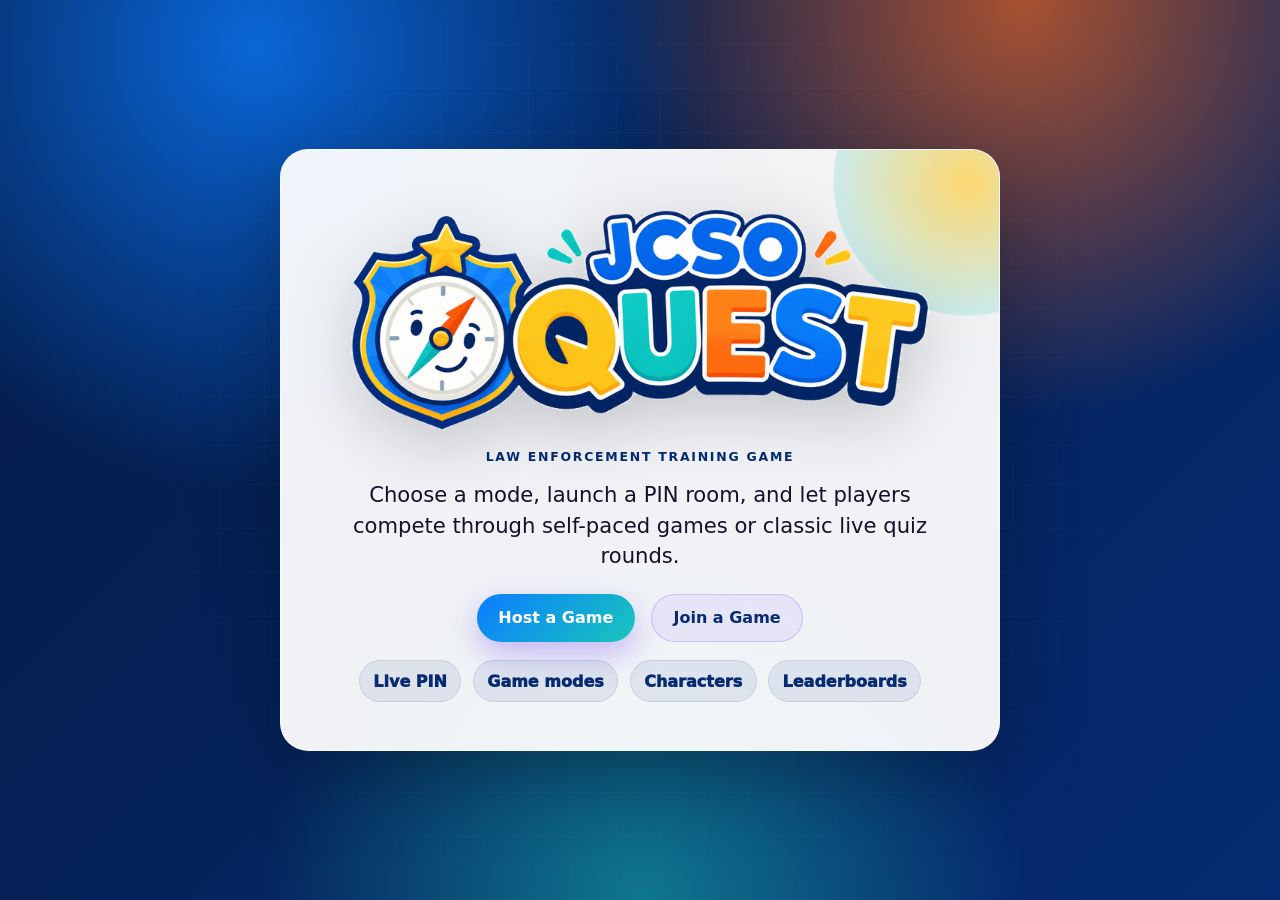
<file: index.html>
<!doctype html>
<html lang="en">
<head>
  <meta charset="utf-8" />
  <meta name="viewport" content="width=device-width, initial-scale=1" />
  <title>JCSO Quest</title>
  <meta name="description" content="JCSO Quest is a live training game with PIN-based play, character avatars, and competitive game modes." />
  <link rel="icon" href="favicon.ico?v=20260630-cadet-race-qol-v1" sizes="any" />
  <link rel="apple-touch-icon" href="apple-touch-icon.png?v=20260630-cadet-race-qol-v1" />
  <meta name="theme-color" content="#062B72" />
  <link rel="stylesheet" href="styles.css?v=20260630-cadet-race-qol-v1" />
</head>
<body>
  <div class="bg-grid" aria-hidden="true"></div>
  <main class="center-shell landing-shell">
    <section class="hero-card landing-card quest-landing polished-landing">
      <div class="logo-hero">
        <img class="hero-logo-img" src="jcso-quest-badge_full-header-md.png?v=20260630-cadet-race-qol-v1" alt="JCSO Quest" />
        <p class="eyebrow">Law Enforcement Training Game</p>
        <h1 class="sr-only">JCSO Quest</h1>
      </div>
      <p class="lead">Choose a mode, launch a PIN room, and let players compete through self-paced games or classic live quiz rounds.</p>
      <div class="landing-actions">
        <a class="primary-btn" href="modes.html">Host a Game</a>
        <a class="ghost-btn" href="play.html">Join a Game</a>
      </div>
      <div class="feature-strip professional-strip" aria-label="Game features">
        <span>Live PIN</span>
        <span>Game modes</span>
        <span>Characters</span>
        <span>Leaderboards</span>
      </div>
    </section>
  </main>
</body>
</html>
</file>
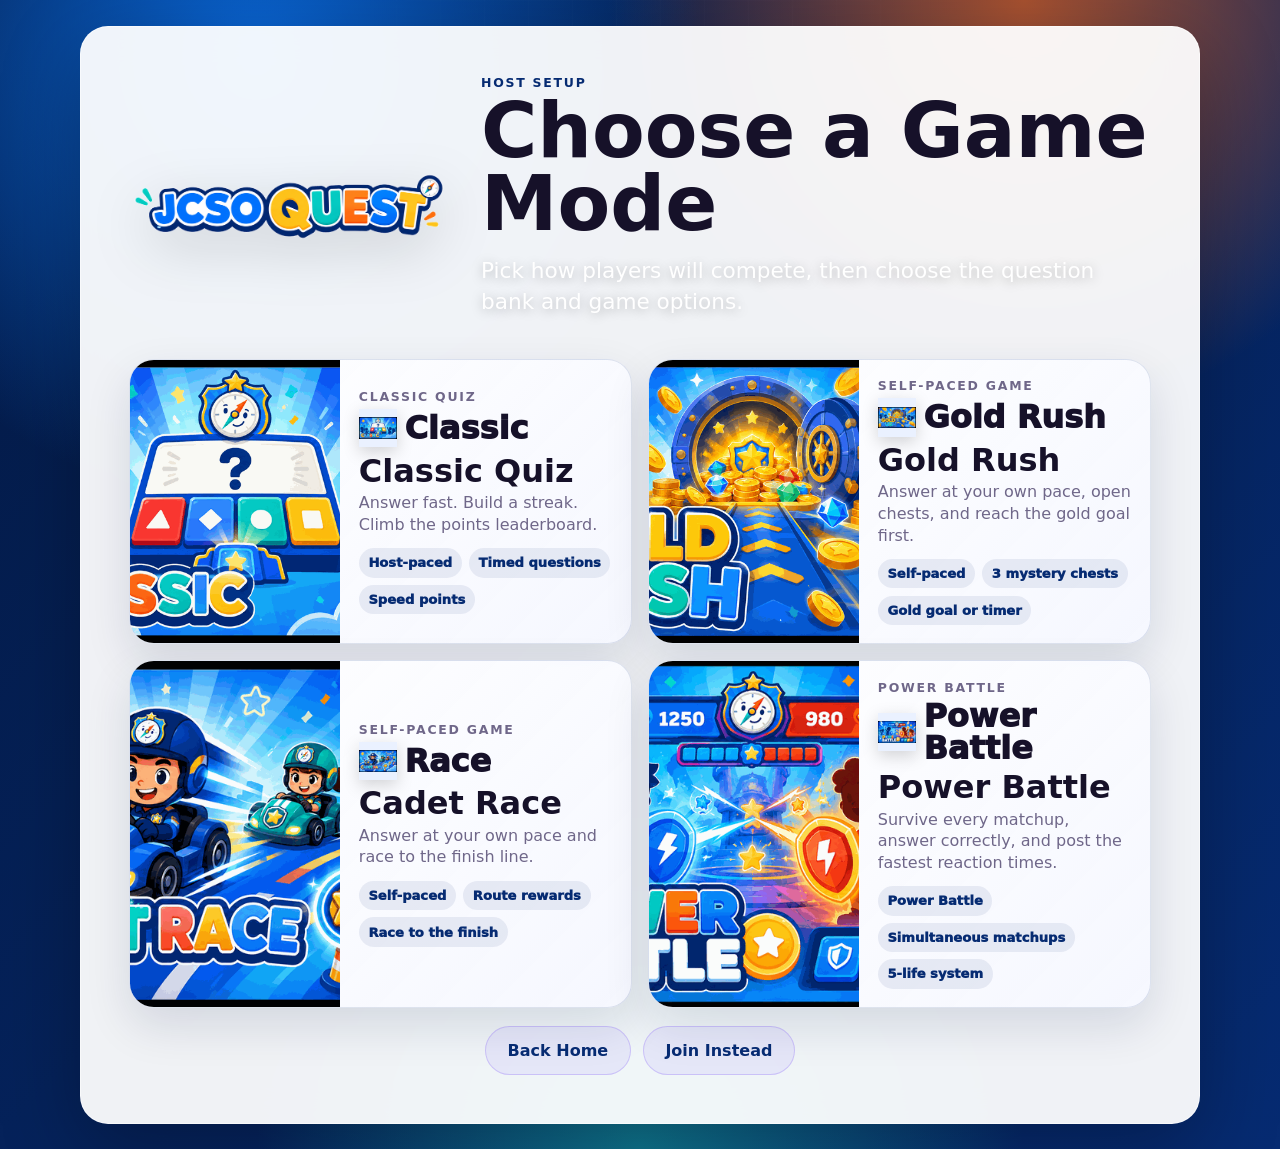
<file: modes.html>
<!doctype html>
<html lang="en">
<head>
  <meta charset="utf-8" />
  <meta name="viewport" content="width=device-width, initial-scale=1" />
  <title>Choose Game Mode | JCSO Quest</title>
  <meta name="description" content="Choose a JCSO Quest game mode before setting up a host game." />
  <link rel="icon" href="favicon.ico?v=20260630-cadet-race-qol-v1" sizes="any" />
  <link rel="apple-touch-icon" href="apple-touch-icon.png?v=20260630-cadet-race-qol-v1" />
  <meta name="theme-color" content="#062B72" />
  <link rel="stylesheet" href="styles.css?v=20260630-cadet-race-qol-v1" />
</head>
<body>
  <div class="bg-grid" aria-hidden="true"></div>
  <main class="center-shell mode-select-shell">
    <section class="hero-card mode-select-hero">
      <div class="mode-select-header">
        <img class="mode-select-logo" src="jcso-quest-wordmark-header-md.png?v=20260630-cadet-race-qol-v1" alt="JCSO Quest" />
        <div>
          <p class="eyebrow">Host setup</p>
          <h1>Choose a Game Mode</h1>
          <p class="lead compact-lead">Pick how players will compete, then choose the question bank and game options.</p>
        </div>
      </div>
      <div id="mode-card-grid" class="mode-card-grid"></div>
      <div class="mode-page-footer">
        <a class="ghost-btn" href="index.html">Back Home</a>
        <a class="ghost-btn" href="play.html">Join Instead</a>
      </div>
    </section>
  </main>
  <script src="common.js?v=20260630-cadet-race-qol-v1"></script>
  <script>
    (() => {
      const LQ = window.LiveQuiz;
      const grid = document.getElementById('mode-card-grid');
      if (!grid || !LQ) return;
      const details = {
        classic: ['Host-paced', 'Timed questions', 'Speed points'],
        'coin-rush': ['Self-paced', '3 mystery chests', 'Gold goal or timer'],
        'cadet-race': ['Self-paced', 'Route rewards', 'Race to the finish'],
        'power-battle': ['Power Battle', 'Simultaneous matchups', '5-life system']
      };
      grid.innerHTML = LQ.gameModes.map(mode => {
        const bullets = (details[mode.id] || []).map(item => `<span>${LQ.escapeHtml(item)}</span>`).join('');
        const gameLabel = mode.id === 'classic' ? 'Classic quiz' : mode.id === 'power-battle' ? 'Power Battle' : 'Self-paced game';
        return `
          <a class="mode-select-card mode-${LQ.escapeAttr(mode.id)}" href="host.html?mode=${encodeURIComponent(mode.id)}" aria-label="Host ${LQ.escapeAttr(mode.name)}">
            <img src="${LQ.escapeAttr(mode.image || '')}?v=20260630-cadet-race-qol-v1" alt="" loading="lazy" decoding="async" />
            <div class="mode-select-card-body">
              <p class="eyebrow">${gameLabel}</p>
              <h2 class="mode-card-title-logo">${LQ.modeLogoMarkup(mode, 'mode-logo-chip mode-logo-inline')} <span>${LQ.escapeHtml(mode.name)}</span></h2>
              <p>${LQ.escapeHtml(mode.objective)}</p>
              <div class="mode-card-tags">${bullets}</div>
            </div>
          </a>
        `;
      }).join('');
    })();
  </script>
</body>
</html>
</file>
<file: styles.css>
:root {
  --bg: #041a45;
  --bg-2: #062B72;
  --panel: rgba(255,255,255,.94);
  --ink: #161129;
  --muted: #6f6789;
  --white: #fff;
  --primary: #0B7CFF;
  --primary-dark: #062B72;
  --danger: #dd2e44;
  --ok: #178a49;
  --shadow: 0 24px 80px rgba(0,0,0,.28);
  --radius: 28px;
}

* { box-sizing: border-box; }
html, body { min-height: 100%; }
body {
  margin: 0;
  font-family: Inter, ui-sans-serif, system-ui, -apple-system, BlinkMacSystemFont, "Segoe UI", sans-serif;
  color: var(--ink);
  background: radial-gradient(circle at 20% 5%, rgba(11,124,255,.78) 0, transparent 28rem), radial-gradient(circle at 80% 0%, rgba(255,107,26,.65) 0, transparent 26rem), radial-gradient(circle at 50% 100%, rgba(24,199,187,.5) 0, transparent 24rem), linear-gradient(135deg, var(--bg), var(--bg-2));
  overflow-x: hidden;
}

button, input, select { font: inherit; }
a { color: inherit; text-decoration: none; }
code { background: rgba(109,61,246,.12); padding: .1rem .35rem; border-radius: .45rem; }

.bg-grid {
  position: fixed;
  inset: 0;
  background-image: linear-gradient(rgba(255,255,255,.06) 1px, transparent 1px), linear-gradient(90deg, rgba(255,255,255,.06) 1px, transparent 1px);
  background-size: 44px 44px;
  mask-image: radial-gradient(circle at center, black, transparent 72%);
  pointer-events: none;
}

.app-shell, .center-shell, .player-shell {
  position: relative;
  min-height: 100vh;
  padding: clamp(1rem, 2vw, 2rem);
}
.center-shell, .player-shell {
  display: grid;
  place-items: center;
}
.screen { display: none; }
.screen.active { display: block; }
.player-shell .screen.active { width: min(100%, 760px); }

.hero-card, .panel, .player-card {
  background: var(--panel);
  border: 1px solid rgba(255,255,255,.55);
  border-radius: var(--radius);
  box-shadow: var(--shadow);
  backdrop-filter: blur(16px);
}
.hero-card {
  padding: clamp(1.25rem, 4vw, 3rem);
}
.hero-card.compact { width: min(100%, 620px); }
.landing-card { width: min(100%, 780px); text-align: left; }
.panel { padding: clamp(1rem, 2.2vw, 2rem); }

.brand-row { display: flex; align-items: center; gap: 1rem; }
.logo-hero {
  position: relative;
  z-index: 1;
  margin-bottom: .75rem;
}
.hero-logo-img {
  display: block;
  width: min(100%, 680px);
  height: auto;
  margin: 0 0 .5rem;
  filter: drop-shadow(0 18px 32px rgba(0,0,0,.18));
}
.sr-only {
  position: absolute;
  width: 1px;
  height: 1px;
  padding: 0;
  margin: -1px;
  overflow: hidden;
  clip: rect(0, 0, 0, 0);
  white-space: nowrap;
  border: 0;
}
.brand-mark {
  display: grid;
  place-items: center;
  width: 4rem;
  height: 4rem;
  border-radius: 1.2rem;
  background: linear-gradient(135deg, #FFC928, #18C7BB);
  font-size: 2rem;
  box-shadow: 0 14px 35px rgba(0,0,0,.2);
}
.brand-mark.image-mark {
  background: #fff;
  padding: .35rem;
  overflow: hidden;
}
.brand-mark.image-mark img {
  display: block;
  width: 100%;
  height: 100%;
  object-fit: contain;
}
.topbar-brand {
  display: flex;
  align-items: center;
  gap: 1rem;
  min-width: 0;
}
.topbar-logo {
  display: block;
  width: clamp(160px, 24vw, 280px);
  height: auto;
  filter: drop-shadow(0 10px 18px rgba(0,0,0,.22));
}
.topbar-brand h1 { font-size: clamp(1.9rem, 4vw, 3.7rem); }
.eyebrow {
  margin: 0 0 .35rem;
  color: var(--primary-dark);
  text-transform: uppercase;
  letter-spacing: .14em;
  font-size: .78rem;
  font-weight: 900;
}
h1, h2, h3, p { margin-top: 0; }
h1 { font-size: clamp(2.2rem, 6vw, 5rem); line-height: .95; margin-bottom: .85rem; }
h2 { font-size: clamp(1.5rem, 3.4vw, 3rem); line-height: 1.02; }
h3 { font-size: 1.25rem; }
.lead { color: var(--white); font-size: clamp(1.1rem, 2vw, 1.35rem); line-height: 1.5; text-shadow: 0 2px 12px rgba(0,0,0,.28); }
.landing-card .lead { color: var(--ink); text-shadow: none; }
.small { font-size: .9rem; }
.muted { color: var(--muted); }
.hidden { display: none !important; }

.loader {
  width: 3rem;
  height: 3rem;
  margin: 2rem 0 1rem;
  border: .4rem solid rgba(109,61,246,.16);
  border-top-color: var(--primary);
  border-radius: 999px;
  animation: spin .8s linear infinite;
}
.small-loader { width: 2rem; height: 2rem; margin: 0 auto 1rem; }
@keyframes spin { to { transform: rotate(360deg); } }

.primary-btn, .ghost-btn, .danger-btn {
  display: inline-flex;
  align-items: center;
  justify-content: center;
  min-height: 3rem;
  padding: .85rem 1.35rem;
  border: 0;
  border-radius: 999px;
  font-weight: 900;
  cursor: pointer;
  transition: transform .15s ease, box-shadow .15s ease, opacity .15s ease;
}
.primary-btn {
  color: var(--white);
  background: linear-gradient(135deg, var(--primary), #18C7BB);
  box-shadow: 0 12px 30px rgba(109,61,246,.33);
}
.ghost-btn {
  color: var(--white);
  background: rgba(255,255,255,.16);
  border: 1px solid rgba(255,255,255,.34);
}
.panel .ghost-btn, .hero-card .ghost-btn, .player-card .ghost-btn { color: var(--primary-dark); border-color: rgba(109,61,246,.22); background: rgba(109,61,246,.08); }
.danger-btn { color: var(--white); background: var(--danger); }
.primary-btn:hover, .ghost-btn:hover, .danger-btn:hover { transform: translateY(-2px); }
button:disabled { opacity: .55; cursor: not-allowed; transform: none !important; }
.jumbo { width: 100%; min-height: 3.7rem; font-size: 1.05rem; }
.landing-actions { display: flex; flex-wrap: wrap; gap: 1rem; margin-top: 1.5rem; }
.notice, .warning-panel {
  margin-top: 1.25rem;
  padding: 1rem;
  border-radius: 1rem;
  background: #fff6c7;
  border: 1px solid #f1dc78;
}
.status { min-height: 1.2rem; color: var(--muted); }
.status.error { color: var(--danger); font-weight: 800; }
.status.ok { color: var(--ok); font-weight: 800; }
.centered { text-align: center; }

.topbar, .game-topbar, .player-topbar {
  display: flex;
  align-items: center;
  justify-content: space-between;
  gap: 1rem;
  margin-bottom: 1.25rem;
  color: var(--white);
}
.topbar h1, .game-topbar h1, .player-topbar h1 { margin: 0; }
.topbar .eyebrow, .game-topbar .eyebrow, .player-topbar .eyebrow { color: #ffe75b; }
.pill {
  display: inline-flex;
  align-items: center;
  justify-content: center;
  padding: .6rem 1rem;
  border-radius: 999px;
  background: rgba(255,255,255,.15);
  color: var(--white);
  font-weight: 900;
  border: 1px solid rgba(255,255,255,.28);
}
.panel .pill, .hero-card .pill, .player-card .pill { color: var(--primary-dark); background: rgba(109,61,246,.1); border-color: rgba(109,61,246,.16); }

.setup-grid, .lobby-grid, .reveal-grid {
  display: grid;
  grid-template-columns: 1.2fr .8fr;
  gap: clamp(1rem, 2vw, 1.5rem);
}
.setup-grid.two-col { grid-template-columns: 1fr 1fr; }
.hero-panel { min-height: 24rem; display: flex; flex-direction: column; justify-content: space-between; }
.hero-badge {
  align-self: flex-start;
  padding: .55rem .9rem;
  border-radius: 999px;
  color: var(--primary-dark);
  background: rgba(109,61,246,.12);
  font-weight: 900;
}
.stats-row { display: grid; grid-template-columns: repeat(3, 1fr); gap: .8rem; margin-top: 1rem; }
.stat-card { padding: 1rem; background: rgba(109,61,246,.09); border-radius: 1rem; }
.stat-card strong { display: block; font-size: 1.6rem; }
.stat-card span { color: var(--muted); font-size: .85rem; font-weight: 800; }
.controls-panel label, .hero-card label { display: block; margin: 1rem 0 .4rem; font-weight: 900; }
select, input {
  width: 100%;
  min-height: 3.15rem;
  padding: .75rem 1rem;
  border: 2px solid rgba(109,61,246,.18);
  border-radius: 1rem;
  background: #fff;
  color: var(--ink);
  outline: none;
}
select:focus, input:focus { border-color: var(--primary); box-shadow: 0 0 0 4px rgba(109,61,246,.12); }
.toggle-row { display: flex; justify-content: space-between; align-items: center; gap: 1rem; margin: 1rem 0; }
.toggle-row input { width: 1.35rem; height: 1.35rem; min-height: unset; }

.pin-display { font-variant-numeric: tabular-nums; letter-spacing: .08em; font-size: clamp(3rem, 11vw, 8rem); }
.lobby-actions { display: flex; gap: .75rem; flex-wrap: wrap; justify-content: flex-end; }
.lobby-grid { grid-template-columns: .8fr 1.2fr; }
.join-url { word-break: break-all; font-size: clamp(1.1rem, 2vw, 1.5rem); color: var(--primary-dark); }
.qr { width: min(100%, 220px); border-radius: 1rem; background: #fff; padding: .5rem; display: block; margin: 1rem auto; }
.panel-title-row { display: flex; align-items: center; justify-content: space-between; gap: 1rem; }
.player-grid { display: grid; grid-template-columns: repeat(auto-fill, minmax(150px, 1fr)); gap: .75rem; min-height: 9rem; margin: 1rem 0; }
.player-grid.empty { display: grid; place-items: center; color: var(--muted); border: 2px dashed rgba(109,61,246,.2); border-radius: 1rem; }
.player-chip-card { display: flex; flex-direction: column; justify-content: center; gap: .25rem; min-height: 4.7rem; padding: .85rem; border-radius: 1rem; background: rgba(109,61,246,.1); font-weight: 900; }
.player-chip-card small { color: var(--ok); text-transform: uppercase; letter-spacing: .08em; }
.player-chip-card.offline { opacity: .55; }
.player-chip-card.offline small { color: var(--danger); }

.game-topbar {
  background: rgba(255,255,255,.12);
  padding: .9rem;
  border: 1px solid rgba(255,255,255,.18);
  border-radius: 1.2rem;
}
.game-meta { display: flex; gap: .6rem; flex-wrap: wrap; font-weight: 900; }
.game-meta span, .answer-count {
  padding: .55rem .75rem;
  border-radius: 999px;
  background: rgba(255,255,255,.14);
}
.timer-wrap {
  position: relative;
  flex: 1;
  max-width: 520px;
  height: 2.6rem;
  border-radius: 999px;
  overflow: hidden;
  background: rgba(0,0,0,.18);
  border: 1px solid rgba(255,255,255,.2);
}
.timer-bar { height: 100%; width: 100%; background: linear-gradient(90deg, #ffe75b, #77ffb3); transition: width .2s linear; }
#timer-text { position: absolute; inset: 0; display: grid; place-items: center; font-weight: 1000; color: #170b38; }
.question-card {
  display: grid;
  place-items: center;
  min-height: 31vh;
  text-align: center;
  color: var(--white);
  padding: clamp(1rem, 4vw, 3rem);
}
.question-card h2 { max-width: 1100px; font-size: clamp(1.7rem, 4vw, 4rem); }
.question-type {
  margin-bottom: 1rem;
  padding: .55rem .9rem;
  color: #ffe75b;
  background: rgba(255,255,255,.12);
  border-radius: 999px;
  font-weight: 900;
}
.answers-grid, .player-answers {
  display: grid;
  grid-template-columns: repeat(2, minmax(0, 1fr));
  gap: clamp(.8rem, 2vw, 1.1rem);
}
.answer-btn {
  min-height: clamp(6.5rem, 14vw, 10rem);
  display: flex;
  align-items: center;
  gap: 1rem;
  padding: 1rem;
  border: 0;
  border-radius: 1.4rem;
  color: #fff;
  text-align: left;
  font-size: clamp(1rem, 2.1vw, 1.45rem);
  font-weight: 900;
  box-shadow: 0 14px 32px rgba(0,0,0,.24);
}
.shape { font-size: clamp(1.8rem, 4vw, 3.3rem); min-width: 3.5rem; text-align: center; }
.tile-red { background: linear-gradient(135deg, #e21b3c, #ff5270); }
.tile-blue { background: linear-gradient(135deg, #1368ce, #45a3ff); }
.tile-yellow { background: linear-gradient(135deg, #d89e00, #ffd34d); color: #251800; }
.tile-green { background: linear-gradient(135deg, #26890c, #58d43f); }
.game-footer { display: flex; justify-content: space-between; align-items: center; gap: 1rem; margin-top: 1.2rem; }

.answer-breakdown h2 { color: var(--primary-dark); }
.answer-bars { display: grid; gap: .75rem; margin-top: 1rem; }
.answer-bar-row {
  display: grid;
  grid-template-columns: auto minmax(8rem, 1fr) 1fr auto;
  align-items: center;
  gap: .75rem;
  padding: .7rem;
  border-radius: 1rem;
  background: rgba(109,61,246,.08);
}
.answer-bar-row.correct { outline: 3px solid rgba(23,138,73,.35); }
.mini-shape { display: grid; place-items: center; width: 2.2rem; height: 2.2rem; border-radius: .55rem; color: #fff; font-weight: 900; }
.bar-label { font-weight: 850; }
.bar-track { height: .8rem; border-radius: 999px; background: rgba(0,0,0,.08); overflow: hidden; }
.bar-track span { display: block; height: 100%; background: var(--primary); border-radius: inherit; }
.leaderboard-list { display: grid; gap: .7rem; }
.leader-row {
  display: grid;
  grid-template-columns: 3rem 1fr auto;
  align-items: center;
  gap: .8rem;
  padding: .8rem;
  border-radius: 1rem;
  background: rgba(109,61,246,.08);
}
.leader-row.first { background: linear-gradient(135deg, rgba(255,231,91,.45), rgba(109,61,246,.12)); }
.leader-row.mine { outline: 3px solid rgba(109,61,246,.3); }
.rank { display: grid; place-items: center; width: 2.4rem; height: 2.4rem; border-radius: 999px; color: #fff; background: var(--primary); font-weight: 1000; }
.leader-name strong, .leader-name span { display: block; }
.leader-name span { color: var(--muted); font-size: .85rem; }
.leader-score { font-weight: 1000; }
.final-panel { width: min(100%, 780px); margin: 0 auto; text-align: center; }
.trophy { font-size: 5rem; }
.final-actions { display: flex; justify-content: center; flex-wrap: wrap; gap: 1rem; margin-top: 1rem; }

.player-card { padding: clamp(1.2rem, 5vw, 2.4rem); text-align: center; }
.pin-input { font-size: 2rem; font-weight: 1000; text-align: center; letter-spacing: .18em; }
.player-topbar { color: var(--white); width: min(100%, 760px); }
.player-topbar h2 { margin: 0; }
.timer-circle {
  display: grid;
  place-items: center;
  width: 4.2rem;
  height: 4.2rem;
  border-radius: 999px;
  background: #ffe75b;
  color: #1b1235;
  font-size: 1.6rem;
  font-weight: 1000;
  box-shadow: 0 12px 30px rgba(0,0,0,.25);
}
.player-question-card { text-align: center; color: #fff; margin-bottom: 1rem; }
.player-question-card h1 { font-size: clamp(1.5rem, 6vw, 3rem); }
.player-answers { grid-template-columns: 1fr; }
.player-answers .answer-btn { min-height: 5.5rem; font-size: 1.05rem; }
.waiting-card, .result-card { color: var(--ink); }
.pulse-dot {
  width: 1.1rem;
  height: 1.1rem;
  margin: 0 auto 1rem;
  border-radius: 50%;
  background: var(--ok);
  box-shadow: 0 0 0 0 rgba(23,138,73,.5);
  animation: pulse 1.2s infinite;
}
@keyframes pulse { 70% { box-shadow: 0 0 0 18px rgba(23,138,73,0); } 100% { box-shadow: 0 0 0 0 rgba(23,138,73,0); } }
.result-icon {
  display: grid;
  place-items: center;
  width: 5rem;
  height: 5rem;
  margin: 0 auto 1rem;
  border-radius: 999px;
  color: #fff;
  background: var(--ok);
  font-size: 3rem;
  font-weight: 1000;
}
.result-card.wrong .result-icon { background: var(--danger); }
.scoreboard-mini { display: flex; justify-content: center; gap: 1rem; flex-wrap: wrap; margin-top: 1rem; }
.scoreboard-mini span { padding: .65rem 1rem; border-radius: 999px; background: rgba(109,61,246,.1); color: var(--primary-dark); font-weight: 1000; }

@media (max-width: 900px) {
  .setup-grid, .setup-grid.two-col, .lobby-grid, .reveal-grid { grid-template-columns: 1fr; }
  .topbar-brand { align-items: flex-start; flex-direction: column; }
  .topbar, .game-topbar { align-items: flex-start; flex-direction: column; }
  .timer-wrap { width: 100%; max-width: none; }
  .answers-grid { grid-template-columns: 1fr; }
  .stats-row { grid-template-columns: 1fr; }
  .answer-bar-row { grid-template-columns: auto 1fr auto; }
  .answer-bar-row .bar-track { grid-column: 1 / -1; }
}

.result-explanation {
  max-width: 44rem;
  margin: .85rem auto 0;
  padding: .85rem 1rem;
  border-radius: 1rem;
  background: rgba(109,61,246,.08);
  color: var(--muted);
  line-height: 1.45;
}

/* JCSO Quest original game styling */
:root {
  --quest-cyan: #32d7ff;
  --quest-gold: #ffd84d;
  --quest-mint: #45f0a3;
  --quest-orange: #ff8c42;
}

.quest-landing, .quest-panel {
  position: relative;
  overflow: hidden;
}
.quest-landing::after, .quest-panel::after {
  content: "";
  position: absolute;
  width: 18rem;
  height: 18rem;
  right: -7rem;
  top: -7rem;
  border-radius: 45% 55% 60% 40%;
  background: radial-gradient(circle, rgba(255,201,40,.64), rgba(24,199,187,.18) 65%, transparent 66%);
  pointer-events: none;
}
.feature-strip {
  display: flex;
  flex-wrap: wrap;
  gap: .7rem;
  margin-top: 1.25rem;
}
.feature-strip span {
  padding: .65rem .85rem;
  border-radius: 999px;
  background: rgba(109,61,246,.1);
  color: var(--primary-dark);
  font-weight: 950;
}
.mode-preview {
  display: grid;
  grid-template-columns: auto 1fr;
  gap: .9rem;
  align-items: center;
  margin: .75rem 0 1rem;
  padding: .9rem;
  border-radius: 1.15rem;
  background: linear-gradient(135deg, rgba(109,61,246,.1), rgba(50,215,255,.12));
  border: 1px solid rgba(109,61,246,.13);
}
.mode-preview-icon {
  display: grid;
  place-items: center;
  width: 3.5rem;
  height: 3.5rem;
  border-radius: 1rem;
  background: #fff;
  box-shadow: 0 10px 22px rgba(0,0,0,.08);
  font-size: 2rem;
}
.mode-preview strong { display: block; color: var(--primary-dark); }
.mode-preview p { margin: .15rem 0 .2rem; color: var(--muted); line-height: 1.35; }
.mode-preview small { color: var(--ink); font-weight: 850; }
.mode-pill { margin-top: .5rem; width: fit-content; }
.avatar-select {
  display: grid;
  grid-template-columns: repeat(auto-fit, minmax(112px, 1fr));
  gap: .7rem;
  margin: .45rem 0 1rem;
}
.avatar-option {
  min-height: 8.35rem;
  border: 2px solid rgba(109,61,246,.14);
  background: linear-gradient(180deg, #fff, rgba(109,61,246,.05));
  border-radius: 1rem;
  cursor: pointer;
  display: flex;
  flex-direction: column;
  align-items: center;
  justify-content: center;
  gap: .25rem;
  padding: .65rem .45rem;
  transition: transform .14s ease, border-color .14s ease, box-shadow .14s ease;
}
.avatar-option:hover { transform: translateY(-2px); }
.avatar-option.selected {
  border-color: var(--primary);
  box-shadow: 0 0 0 4px rgba(109,61,246,.12), 0 12px 24px rgba(109,61,246,.16);
}
.avatar-option small { font-weight: 950; color: var(--primary-dark); line-height: 1.05; }
.avatar-option em { font-style: normal; color: var(--muted); font-size: .72rem; font-weight: 850; line-height: 1.05; }
.avatar-pick-art {
  display: grid;
  place-items: center;
  width: 4.25rem;
  height: 4.25rem;
  border-radius: 1rem;
  background: radial-gradient(circle at 35% 20%, rgba(255,255,255,.95), rgba(50,215,255,.18));
  box-shadow: inset 0 0 0 1px rgba(109,61,246,.12), 0 10px 18px rgba(0,0,0,.07);
}
.avatar-img {
  width: 100%;
  height: 100%;
  object-fit: contain;
  display: block;
}
.avatar-fallback {
  display: grid;
  place-items: center;
  font-size: 1.5rem;
}
.big-avatar {
  display: grid;
  place-items: center;
  width: 7rem;
  height: 7rem;
  margin: 0 auto 1rem;
  border-radius: 1.6rem;
  background: linear-gradient(135deg, var(--quest-gold), var(--quest-cyan));
  padding: .45rem;
  box-shadow: 0 16px 34px rgba(0,0,0,.18);
}
.large-avatar-img { filter: drop-shadow(0 10px 14px rgba(0,0,0,.16)); }
.chip-avatar, .leader-avatar, .mode-mini-avatar {
  display: grid;
  place-items: center;
  border-radius: .85rem;
  background: rgba(255,255,255,.82);
  box-shadow: inset 0 0 0 1px rgba(109,61,246,.1);
  overflow: hidden;
}
.chip-avatar {
  width: 3.2rem;
  height: 3.2rem;
  padding: .18rem;
  margin-bottom: .2rem;
}
.player-chip-card {
  align-items: flex-start;
  position: relative;
  overflow: hidden;
}
.player-chip-card::after {
  content: "";
  position: absolute;
  right: -.8rem;
  bottom: -.8rem;
  width: 3rem;
  height: 3rem;
  border-radius: 50%;
  background: rgba(255,216,77,.25);
}
.mode-status-panel {
  display: grid;
  grid-template-columns: minmax(220px, .75fr) 1fr;
  gap: .9rem;
  align-items: stretch;
  margin: 0 0 1rem;
}
.mode-objective, .mode-mini-card, .mode-reveal-banner {
  border-radius: 1.1rem;
  border: 1px solid rgba(255,255,255,.22);
  background: rgba(255,255,255,.14);
  color: #fff;
  backdrop-filter: blur(12px);
}
.mode-objective {
  padding: .9rem 1rem;
  display: flex;
  flex-direction: column;
  gap: .2rem;
}
.mode-objective strong { font-size: 1.1rem; }
.mode-objective span { color: rgba(255,255,255,.82); font-weight: 750; }
.mode-mini-grid {
  display: grid;
  grid-template-columns: repeat(4, minmax(0, 1fr));
  gap: .7rem;
}
.mode-mini-card {
  padding: .75rem;
  display: grid;
  grid-template-columns: auto 1fr;
  gap: .15rem .5rem;
  align-items: center;
}
.mode-mini-avatar { width: 2.65rem; height: 2.65rem; padding: .12rem; grid-row: span 2; }
.mode-mini-card strong { min-width: 0; overflow: hidden; text-overflow: ellipsis; white-space: nowrap; }
.mode-mini-card small { color: rgba(255,255,255,.78); font-weight: 850; }
.mode-reveal-banner {
  display: grid;
  gap: .4rem;
  margin: 1rem 0;
  padding: .9rem 1rem;
  color: var(--ink);
  background: linear-gradient(135deg, rgba(255,216,77,.35), rgba(50,215,255,.16));
  border-color: rgba(109,61,246,.15);
}
.mode-reveal-banner strong { color: var(--primary-dark); }
.mode-reveal-banner span { color: var(--muted); font-weight: 800; }
.mode-event-list {
  display: flex;
  flex-wrap: wrap;
  gap: .5rem;
}
.mode-event-list span, .mode-event-line {
  padding: .55rem .75rem;
  border-radius: 999px;
  background: rgba(109,61,246,.09);
  color: var(--primary-dark);
  font-weight: 900;
}
.mode-event-chip {
  display: inline-flex;
  align-items: center;
  gap: .35rem;
}
.tiny-avatar-img {
  width: 1.45rem;
  height: 1.45rem;
}
.mode-event-line {
  display: inline-block;
  line-height: 1.3;
}
.player-mode-stats {
  display: flex;
  flex-wrap: wrap;
  gap: .45rem;
  margin-top: .45rem;
}
.player-mode-stats > span {
  display: inline-flex;
  align-items: center;
  padding: .4rem .6rem;
  border-radius: 999px;
  background: rgba(255,255,255,.18);
  border: 1px solid rgba(255,255,255,.24);
  color: #fff;
  font-weight: 900;
  font-size: .9rem;
}
.rank-wrap {
  display: grid;
  grid-template-columns: 2.4rem 2.1rem;
  align-items: center;
  gap: .25rem;
}
.leader-avatar {
  width: 2.25rem;
  height: 2.25rem;
  padding: .1rem;
}
.leader-row {
  grid-template-columns: 4.9rem 1fr auto;
}
.answer-breakdown .mode-reveal-banner, .final-panel .mode-reveal-banner {
  color: var(--ink);
}
.stats-row { grid-template-columns: repeat(auto-fit, minmax(120px, 1fr)); }

@media (max-width: 900px) {
  .mode-status-panel { grid-template-columns: 1fr; }
  .mode-mini-grid { grid-template-columns: repeat(2, minmax(0, 1fr)); }
}
@media (max-width: 560px) {
  .hero-logo-img { width: 100%; }
  .brand-row { align-items: flex-start; }
  .brand-mark { width: 3.25rem; height: 3.25rem; border-radius: 1rem; }
  .avatar-select { grid-template-columns: repeat(2, minmax(0, 1fr)); }
  .mode-mini-grid { grid-template-columns: 1fr; }
  .leader-row { grid-template-columns: 1fr; text-align: left; }
  .leader-score { justify-self: start; }
}

/* Actual mode game boards */
.coin-board, .race-board, .battle-board {
  display: grid;
  gap: .65rem;
}
.coin-board {
  grid-template-columns: repeat(auto-fit, minmax(145px, 1fr));
}
.coin-card {
  display: grid;
  grid-template-columns: 2.6rem 1fr;
  gap: .15rem .55rem;
  align-items: center;
  padding: .7rem;
  border-radius: 1rem;
  background: rgba(255,255,255,.14);
  color: #fff;
  border: 1px solid rgba(255,255,255,.22);
}
.coin-card.first { background: linear-gradient(135deg, rgba(255,216,77,.36), rgba(255,255,255,.12)); }
.coin-card .avatar-img { grid-row: span 2; width: 2.45rem; height: 2.45rem; }
.coin-card strong { overflow: hidden; text-overflow: ellipsis; white-space: nowrap; }
.coin-card span { font-weight: 1000; color: rgba(255,255,255,.84); }
.race-lane, .battle-row {
  display: grid;
  grid-template-columns: 2rem minmax(80px, .8fr) 1.4fr auto;
  gap: .55rem;
  align-items: center;
  padding: .55rem .65rem;
  border-radius: 1rem;
  background: rgba(255,255,255,.14);
  border: 1px solid rgba(255,255,255,.22);
  color: #fff;
}
.race-lane strong, .battle-row strong { overflow: hidden; text-overflow: ellipsis; white-space: nowrap; }
.race-lane small, .battle-row small { font-weight: 950; color: rgba(255,255,255,.84); white-space: nowrap; }
.race-track, .battle-bars {
  position: relative;
  min-height: 1.15rem;
  border-radius: 999px;
  background: rgba(9,17,42,.35);
  overflow: hidden;
  box-shadow: inset 0 0 0 1px rgba(255,255,255,.15);
}
.race-track span {
  position: absolute;
  inset: 0 auto 0 0;
  border-radius: inherit;
  background: linear-gradient(90deg, var(--quest-cyan), var(--quest-gold));
}
.race-track em {
  position: absolute;
  top: 50%;
  transform: translate(-50%, -50%);
  font-style: normal;
  font-size: .95rem;
  filter: drop-shadow(0 2px 3px rgba(0,0,0,.25));
}
.battle-bars i, .battle-bars b {
  position: absolute;
  inset: 0 auto 0 0;
  border-radius: inherit;
}
.battle-bars i { background: linear-gradient(90deg, #17c964, #f5d547); }
.battle-bars b { background: linear-gradient(90deg, rgba(50,215,255,.78), rgba(109,61,246,.6)); mix-blend-mode: screen; }
.mode-event-chip.trap, .mode-event-chip.stolen, .mode-event-chip.raid-loss, .mode-event-chip.hit, .mode-event-chip.battle-miss, .mode-event-chip.wrong-turn {
  background: rgba(220,38,38,.12);
  color: #8a1111;
}
.mode-event-chip.triple, .mode-event-chip.shortcut, .mode-event-chip.boost, .mode-event-chip.critical, .mode-event-chip.surge {
  background: rgba(255,216,77,.26);
  color: #5c3a00;
}
.mode-event-chip.shield, .mode-event-chip.chest, .mode-event-chip.roll, .mode-event-chip.attack {
  background: rgba(6,43,114,.10);
  color: var(--primary-dark);
}

@media (max-width: 720px) {
  .race-lane, .battle-row {
    grid-template-columns: 2rem 1fr;
  }
  .race-track, .battle-bars, .race-lane small, .battle-row small {
    grid-column: 2 / -1;
  }
}


/* Professional cleanup pass: 20260630-cadet-race-qol-v1 */
.app-shell, .center-shell, .player-shell {
  padding-top: calc(clamp(1rem, 2vw, 2rem) + env(safe-area-inset-top));
  padding-bottom: calc(clamp(1rem, 2vw, 2rem) + env(safe-area-inset-bottom));
}
.landing-shell {
  align-items: center;
}
.polished-landing {
  width: min(100%, 720px);
}
.polished-landing .hero-logo-img {
  width: min(100%, 600px);
  margin-inline: auto;
}
.polished-landing .lead {
  max-width: 44rem;
  margin: 1rem auto 0;
  text-align: center;
  font-size: clamp(1.05rem, 2.4vw, 1.32rem);
  line-height: 1.45;
}
.polished-landing .eyebrow {
  text-align: center;
}
.polished-landing .landing-actions {
  justify-content: center;
  margin-top: 1.35rem;
}
.professional-strip {
  justify-content: center;
  margin-top: 1.15rem;
}
.professional-strip span {
  background: rgba(6,43,114,.08);
  border: 1px solid rgba(6,43,114,.10);
}
.host-topbar {
  align-items: center;
  margin-bottom: 1rem;
}
.clean-brand {
  align-items: center;
}
.clean-brand .eyebrow {
  margin-bottom: .15rem;
}
.topbar-brand h1 {
  font-size: clamp(1.65rem, 3.4vw, 3rem);
  line-height: 1;
}
.compact-pill {
  white-space: nowrap;
  min-width: fit-content;
}
.clean-setup {
  grid-template-columns: minmax(320px, .95fr) minmax(320px, 1.05fr);
  align-items: start;
}
.primary-setup-panel {
  order: 1;
}
.overview-panel {
  order: 2;
  min-height: auto;
  justify-content: flex-start;
  gap: 1rem;
}
.overview-panel h2 {
  font-size: clamp(1.55rem, 3vw, 2.55rem);
  margin-bottom: .2rem;
}
.overview-panel p {
  color: var(--muted);
  font-size: 1.05rem;
  line-height: 1.45;
}
.step-list {
  display: grid;
  gap: .7rem;
  margin-top: .5rem;
}
.step-list div {
  display: grid;
  grid-template-columns: 2.25rem 1fr;
  align-items: center;
  gap: .75rem;
  padding: .75rem;
  border-radius: 1rem;
  background: rgba(6,43,114,.07);
}
.step-list strong {
  display: grid;
  place-items: center;
  width: 2.25rem;
  height: 2.25rem;
  border-radius: 999px;
  background: var(--primary-dark);
  color: #fff;
}
.step-list span {
  font-weight: 900;
  color: var(--primary-dark);
}
.loading-card .small {
  display: none;
}
.polished-join-card .brand-row h1 {
  font-size: clamp(2rem, 7vw, 3.25rem);
}

@media (max-width: 900px) {
  .clean-setup {
    grid-template-columns: 1fr;
  }
  .host-topbar {
    align-items: flex-start;
  }
  .clean-brand {
    flex-direction: row;
    align-items: center;
  }
  .topbar-logo {
    width: min(56vw, 230px);
  }
}

@media (max-width: 560px) {
  .hero-card {
    padding: 1.3rem;
  }
  .landing-card {
    border-radius: 1.55rem;
  }
  .polished-landing .lead {
    text-align: left;
  }
  .polished-landing .eyebrow {
    text-align: center;
    font-size: .68rem;
    letter-spacing: .12em;
  }
  .landing-actions {
    display: grid;
    grid-template-columns: 1fr;
  }
  .professional-strip {
    display: grid;
    grid-template-columns: repeat(2, minmax(0, 1fr));
  }
  .professional-strip span {
    text-align: center;
  }
  .clean-brand {
    gap: .75rem;
  }
  .topbar-logo {
    width: min(48vw, 190px);
  }
  .topbar-brand h1 {
    font-size: clamp(1.5rem, 8vw, 2.15rem);
  }
  .compact-pill {
    padding: .45rem .75rem;
    font-size: .85rem;
  }
  .overview-panel {
    display: none;
  }
}

/* Separate mode-selection flow and self-paced game polish: 20260630-cadet-race-qol-v1 */
.mode-select-shell {
  place-items: center;
}
.mode-select-hero {
  width: min(100%, 1120px);
}
.mode-select-header {
  display: grid;
  grid-template-columns: minmax(180px, 320px) 1fr;
  gap: clamp(1rem, 3vw, 2rem);
  align-items: center;
  margin-bottom: 1.25rem;
}
.mode-select-logo {
  width: 100%;
  height: auto;
  filter: drop-shadow(0 16px 28px rgba(0,0,0,.14));
}
.compact-lead {
  max-width: 46rem;
  line-height: 1.45;
}
.mode-card-grid {
  display: grid;
  grid-template-columns: repeat(2, minmax(0, 1fr));
  gap: 1rem;
}
.mode-select-card {
  display: grid;
  grid-template-columns: 42% 1fr;
  min-height: 15rem;
  overflow: hidden;
  border-radius: 1.55rem;
  background: linear-gradient(135deg, #ffffff, rgba(245,247,255,.94));
  border: 1px solid rgba(6,43,114,.12);
  box-shadow: 0 18px 46px rgba(4,26,69,.12);
  transition: transform .16s ease, box-shadow .16s ease, border-color .16s ease;
}
.mode-select-card:hover {
  transform: translateY(-3px);
  border-color: rgba(11,124,255,.32);
  box-shadow: 0 24px 60px rgba(4,26,69,.18);
}
.mode-select-card img {
  width: 100%;
  height: 100%;
  object-fit: cover;
  background: #eaf1ff;
}
.mode-select-card-body {
  padding: 1.15rem;
  display: flex;
  flex-direction: column;
  justify-content: center;
}
.mode-select-card-body h2 {
  margin: .2rem 0 .35rem;
  font-size: clamp(1.35rem, 3vw, 2rem);
  line-height: 1;
}
.mode-select-card-body p {
  margin: 0;
  color: var(--muted);
  line-height: 1.35;
}
.mode-card-tags, .selected-mode-tags {
  display: flex;
  flex-wrap: wrap;
  gap: .45rem;
  margin-top: .8rem;
}
.mode-card-tags span, .selected-mode-tags span {
  padding: .45rem .6rem;
  border-radius: 999px;
  background: rgba(6,43,114,.08);
  color: var(--primary-dark);
  font-size: .82rem;
  font-weight: 950;
}
.mode-page-footer {
  display: flex;
  justify-content: center;
  gap: .75rem;
  flex-wrap: wrap;
  margin-top: 1.15rem;
}
.selected-mode-card {
  display: grid;
  grid-template-columns: 9rem 1fr auto;
  gap: 1rem;
  align-items: center;
  margin: .35rem 0 1rem;
  padding: .85rem;
  border-radius: 1.25rem;
  border: 1px solid rgba(6,43,114,.12);
  background: linear-gradient(135deg, rgba(255,255,255,.96), rgba(242,246,255,.92));
  box-shadow: 0 12px 28px rgba(4,26,69,.08);
}
.selected-mode-card img {
  width: 100%;
  aspect-ratio: 1.25 / 1;
  object-fit: cover;
  border-radius: 1rem;
  background: #eaf1ff;
}
.selected-mode-card h2 {
  margin: .15rem 0 .25rem;
  line-height: 1;
}
.selected-mode-card p {
  margin: 0;
  color: var(--muted);
  line-height: 1.35;
}
.mini-change-mode {
  align-self: center;
  white-space: nowrap;
  padding: .7rem .9rem;
  font-size: .9rem;
}
.gold-chest-grid {
  grid-template-columns: repeat(3, minmax(0, 1fr));
}
.gold-chest-choice {
  min-height: 12.5rem;
  background: radial-gradient(circle at 50% 0%, rgba(255,216,77,.24), rgba(255,255,255,.96) 58%);
}
.chest-choice-img {
  width: min(100%, 8.75rem);
  height: 7.25rem;
  object-fit: contain;
  filter: drop-shadow(0 12px 18px rgba(90,57,0,.18));
  transition: transform .16s ease;
}
.gold-chest-choice:hover .chest-choice-img {
  transform: translateY(-4px) scale(1.04);
}
.opening-chest-img {
  width: min(100%, 12rem);
  max-height: 10rem;
  object-fit: contain;
  filter: drop-shadow(0 14px 24px rgba(90,57,0,.22));
  margin-inline: auto;
}
.chest-opening-art {
  text-align: center;
}
.mode-result-icon {
  width: auto;
  min-width: 4.5rem;
  height: auto;
  min-height: 4.5rem;
  background: transparent;
  box-shadow: none;
}
.result-art-img {
  width: min(100%, 12rem);
  max-height: 9.5rem;
  object-fit: contain;
  filter: drop-shadow(0 12px 22px rgba(90,57,0,.18));
}
.self-paced-options:not(.hidden) {
  display: grid;
  grid-template-columns: repeat(2, minmax(0, 1fr));
  gap: .75rem 1rem;
  padding: .85rem;
  margin: .75rem 0;
  border-radius: 1.15rem;
  background: rgba(6,43,114,.06);
  border: 1px solid rgba(6,43,114,.08);
}
.self-paced-options .small {
  grid-column: 1 / -1;
  margin: 0;
}
@media (max-width: 860px) {
  .mode-select-header {
    grid-template-columns: 1fr;
    text-align: center;
  }
  .mode-select-logo {
    width: min(100%, 360px);
    margin-inline: auto;
  }
  .mode-card-grid {
    grid-template-columns: 1fr;
  }
  .selected-mode-card {
    grid-template-columns: 7rem 1fr;
  }
  .mini-change-mode {
    grid-column: 1 / -1;
    justify-self: stretch;
    text-align: center;
  }
}
@media (max-width: 560px) {
  .mode-select-card {
    grid-template-columns: 1fr;
  }
  .mode-select-card img {
    height: 12rem;
  }
  .selected-mode-card {
    grid-template-columns: 1fr;
    text-align: center;
  }
  .selected-mode-card img {
    width: min(100%, 16rem);
    justify-self: center;
  }
  .self-paced-options:not(.hidden) {
    grid-template-columns: 1fr;
  }
  .gold-chest-grid {
    grid-template-columns: 1fr;
  }
  .gold-chest-choice {
    min-height: 10.5rem;
  }
}

/* Gold Rush polish and safer mobile spacing: 20260630-cadet-race-qol-v1 */
.app-shell, .center-shell, .player-shell {
  padding-top: max(clamp(1rem, 2vw, 2rem), calc(env(safe-area-inset-top) + .85rem));
  padding-bottom: max(clamp(1rem, 2vw, 2rem), calc(env(safe-area-inset-bottom) + 1rem));
}
.mode-logo-chip {
  display: inline-flex;
  align-items: center;
  justify-content: center;
  gap: .45rem;
  vertical-align: middle;
  font-weight: 1000;
  line-height: 1;
}
.mode-logo-chip img {
  display: block;
  width: 2.15rem;
  height: 2.15rem;
  object-fit: contain;
  filter: drop-shadow(0 5px 8px rgba(0,0,0,.16));
}
.mode-logo-inline img { width: 2.45rem; height: 2.45rem; }
.chest-mode-logo {
  padding: .35rem .65rem;
  border-radius: 999px;
  background: rgba(255,255,255,.82);
  border: 1px solid rgba(255,255,255,.7);
  color: var(--primary-dark);
  box-shadow: 0 10px 24px rgba(4,26,69,.12);
}
.chest-mode-logo img { width: 2.8rem; height: 2.8rem; }
.player-mode-stats > span {
  display: inline-flex;
  align-items: center;
  padding: .4rem .6rem;
  border-radius: 999px;
  background: rgba(255,255,255,.18);
  border: 1px solid rgba(255,255,255,.24);
  color: #fff;
  font-weight: 900;
  font-size: .9rem;
}
.player-mode-stats > span .mode-logo-chip {
  padding: 0;
  background: transparent;
  border: 0;
  box-shadow: none;
  color: inherit;
}
.player-mode-logo img { width: 1.75rem; height: 1.75rem; }
.chest-panel {
  display: grid;
  gap: 1rem;
  margin: 1rem 0 0;
}
.chest-intro {
  padding: 1rem;
  border-radius: 1.35rem;
  text-align: center;
  background: rgba(255,255,255,.92);
  border: 1px solid rgba(255,255,255,.52);
  box-shadow: 0 16px 42px rgba(0,0,0,.14);
}
.chest-intro h2 {
  margin: .35rem 0 .35rem;
  font-size: clamp(1.45rem, 5vw, 2.6rem);
}
.chest-intro p:last-child {
  margin: 0 auto;
  max-width: 48rem;
  color: var(--muted);
  line-height: 1.35;
  font-weight: 750;
}
.gold-rush-chest-intro {
  color: #2b1a00;
  background: radial-gradient(circle at 50% -30%, rgba(255,231,91,.95), rgba(255,255,255,.96) 52%, rgba(255,248,215,.95));
  border-color: rgba(255,216,77,.75);
}
.gold-rush-chest-intro .eyebrow { color: #8a5a00; }
.chest-grid {
  display: grid;
  grid-template-columns: repeat(3, minmax(0, 1fr));
  gap: .9rem;
}
.chest-choice {
  position: relative;
  isolation: isolate;
  min-height: 11rem;
  display: grid;
  place-items: center;
  gap: .35rem;
  padding: .9rem;
  border: 0;
  border-radius: 1.35rem;
  cursor: pointer;
  overflow: hidden;
  color: var(--primary-dark);
  background: linear-gradient(180deg, rgba(255,255,255,.98), rgba(235,242,255,.94));
  box-shadow: 0 16px 35px rgba(4,26,69,.18);
  transition: transform .16s ease, box-shadow .16s ease, filter .16s ease;
}
.chest-choice:hover, .chest-choice:focus-visible {
  transform: translateY(-4px) scale(1.015);
  box-shadow: 0 24px 48px rgba(4,26,69,.25);
  outline: 3px solid rgba(255,216,77,.75);
}
.chest-choice strong {
  font-size: 1.05rem;
  font-weight: 1000;
  text-align: center;
}
.chest-choice small {
  color: rgba(6,43,114,.72);
  font-weight: 950;
}
.gold-chest-grid {
  grid-template-columns: repeat(3, minmax(0, 1fr));
}
.gold-chest-choice {
  min-height: 13rem;
  background: radial-gradient(circle at 50% 3%, rgba(255,245,174,.98), rgba(255,255,255,.96) 46%, rgba(255,237,153,.9));
  border: 1px solid rgba(255,216,77,.58);
}
.gold-chest-choice::before {
  content: '';
  position: absolute;
  inset: -35% -20% auto;
  height: 70%;
  z-index: -1;
  background: radial-gradient(circle, rgba(255,255,255,.9), rgba(255,216,77,.18) 54%, transparent 70%);
  transform: rotate(-8deg);
}
.chest-glow {
  position: absolute;
  inset: auto 12% 10%;
  height: 20%;
  z-index: -1;
  border-radius: 50%;
  background: radial-gradient(ellipse, rgba(255,196,0,.42), transparent 68%);
}
.chest-choice-img {
  width: min(100%, 9.6rem);
  height: 7.8rem;
  object-fit: contain;
  filter: drop-shadow(0 15px 18px rgba(88,50,0,.23));
  transition: transform .16s ease;
}
.opening-chest-img {
  width: min(100%, 12rem);
  max-height: 10rem;
  object-fit: contain;
  filter: drop-shadow(0 18px 26px rgba(88,50,0,.25));
  margin-inline: auto;
}
.chest-opening, .self-result-card {
  border-radius: 1.5rem;
  padding: clamp(1rem, 4vw, 2rem);
  background: rgba(255,255,255,.94);
  color: var(--ink);
  border: 1px solid rgba(255,255,255,.58);
  box-shadow: 0 20px 52px rgba(0,0,0,.18);
  text-align: center;
}
.gold-rush-opening, .gold-rush-result-card {
  background: radial-gradient(circle at 50% -10%, rgba(255,231,91,.98), rgba(255,255,255,.98) 44%, rgba(255,246,207,.96));
  border: 1px solid rgba(255,216,77,.72);
  color: #251800;
}
.result-mode-brand {
  display: flex;
  justify-content: center;
  margin-bottom: .65rem;
}
.gold-rush-result-card .mode-result-icon {
  margin: .2rem auto .35rem;
}
.gold-rush-result-card h2 {
  margin: .1rem 0 .55rem;
  font-size: clamp(2rem, 10vw, 4rem);
  line-height: .95;
  color: #5c3a00;
}
.gold-rush-result-card.reward-loss-percent h2,
.gold-rush-result-card.reward-stolen-percent h2,
.gold-rush-result-card.reward-raid-loss h2 {
  color: #9a1b1b;
}
.gold-rush-result-card.reward-triple h2,
.gold-rush-result-card.reward-jackpot h2,
.gold-rush-result-card.reward-raid-percent h2,
.gold-rush-result-card.reward-steal-percent h2 {
  color: #0f6b3c;
}
.gold-rush-result-card .mode-event-line {
  display: block;
  margin: .5rem auto;
  white-space: normal;
  border-radius: 1rem;
  background: rgba(255,255,255,.72);
  color: #3d2a00;
  border: 1px solid rgba(255,216,77,.6);
}
.gold-rush-result-card .result-explanation {
  background: rgba(6,43,114,.08);
  color: #241b33;
}
.result-art-img {
  width: min(100%, 12rem);
  max-height: 9.5rem;
  object-fit: contain;
  filter: drop-shadow(0 15px 24px rgba(88,50,0,.2));
}
.gold-rush-play .player-shell {
  place-items: start center;
}
.gold-rush-play .player-shell .screen.active {
  width: min(100%, 760px);
}
.gold-rush-play .player-topbar {
  padding: .8rem;
  margin-bottom: .8rem;
  border-radius: 1.35rem;
  background: rgba(255,255,255,.13);
  border: 1px solid rgba(255,255,255,.2);
  backdrop-filter: blur(12px);
}
.gold-rush-play .player-topbar h2 {
  font-size: clamp(1.4rem, 7vw, 2.7rem);
  line-height: 1;
}
.gold-rush-play .timer-circle {
  width: 4.25rem;
  height: 4.25rem;
  background: radial-gradient(circle at 35% 25%, #fff7a8, #ffd84d);
}
.gold-rush-play .player-question-card {
  padding: clamp(.9rem, 3vw, 1.4rem);
  border-radius: 1.35rem;
  margin-bottom: .8rem;
  background: rgba(255,255,255,.12);
  border: 1px solid rgba(255,255,255,.18);
  box-shadow: 0 16px 38px rgba(0,0,0,.12);
}
.gold-rush-play .player-question-card h1 {
  margin: 0;
  font-size: clamp(1.5rem, 6vw, 2.8rem);
  line-height: .98;
  text-wrap: balance;
}
.gold-rush-play #next-self-question {
  margin-top: .9rem;
  box-shadow: 0 18px 42px rgba(0,0,0,.26);
}
.gold-rush-play #answer-status {
  color: rgba(255,255,255,.92);
  font-weight: 900;
  text-shadow: 0 2px 8px rgba(0,0,0,.25);
}
.gold-rush-play #answer-status.ok { color: #8dffbe; }

@media (max-width: 560px) {
  .player-shell {
    padding-left: .85rem;
    padding-right: .85rem;
  }
  .gold-rush-play .player-topbar {
    align-items: flex-start;
    gap: .55rem;
  }
  .gold-rush-play .timer-circle {
    width: 3.75rem;
    height: 3.75rem;
    font-size: 1.25rem;
    flex: 0 0 auto;
  }
  .gold-rush-play .player-mode-stats {
    gap: .35rem;
  }
  .gold-rush-play .player-mode-stats > span {
    font-size: .78rem;
    padding: .34rem .48rem;
  }
  .gold-rush-play .player-question-card h1 {
    font-size: clamp(1.35rem, 7.2vw, 2.15rem);
  }
  .gold-rush-play .player-answers .answer-btn {
    min-height: 4.4rem;
    border-radius: 1.05rem;
    font-size: .95rem;
    padding: .75rem;
  }
  .gold-rush-play .shape {
    min-width: 2.2rem;
    font-size: 1.55rem;
  }
  .chest-intro {
    padding: .85rem;
  }
  .chest-intro p:last-child {
    font-size: .86rem;
  }
  .chest-mode-logo img {
    width: 2.25rem;
    height: 2.25rem;
  }
  .gold-chest-grid {
    grid-template-columns: repeat(3, minmax(0, 1fr));
    gap: .45rem;
  }
  .gold-chest-choice {
    min-height: 8.6rem;
    padding: .5rem .35rem;
    border-radius: 1rem;
  }
  .gold-chest-choice strong {
    font-size: .82rem;
  }
  .gold-chest-choice small {
    font-size: .7rem;
  }
  .chest-choice-img {
    width: 100%;
    height: 4.85rem;
  }
  .gold-rush-result-card h2 {
    font-size: clamp(2.1rem, 12vw, 3.4rem);
  }
  .result-art-img {
    max-height: 8rem;
  }
}

/* Player-side Gold Rush timer/logo fixes: 20260630-cadet-race-qol-v1 */
.player-round-logo {
  display: inline-flex;
  align-items: center;
  gap: .35rem;
  margin-right: .35rem;
}
.player-round-logo img {
  width: 1.35rem;
  height: 1.35rem;
}
.mode-card-title-logo {
  display: inline-flex;
  align-items: center;
  gap: .45rem;
  flex-wrap: wrap;
}
.mode-card-title-logo .mode-logo-chip {
  padding: 0;
}
.mode-card-title-logo .mode-logo-chip img {
  width: 2.4rem;
  height: 2.4rem;
}
.gold-rush-play .player-question-card,
.gold-rush-play .chest-intro,
.gold-rush-play .chest-opening,
.gold-rush-play .self-result-card {
  max-width: 100%;
}
@media (max-width: 560px) {
  .player-round-logo img {
    width: 1.15rem;
    height: 1.15rem;
  }
  .mode-card-title-logo .mode-logo-chip img {
    width: 2rem;
    height: 2rem;
  }
}


/* Transparent Gold Rush asset blend fix: 20260630-cadet-race-qol-v1 */
.chest-choice-img,
.opening-chest-img,
.result-art-img {
  background: transparent !important;
  mix-blend-mode: normal;
}
.gold-chest-choice,
.gold-rush-result-card .mode-result-icon {
  overflow: visible;
}

/* Cadet Race gameplay asset integration: 20260630-cadet-race-qol-v1 */
.race-play .player-shell {
  background:
    radial-gradient(circle at 16% 10%, rgba(255,216,77,.26), transparent 24rem),
    radial-gradient(circle at 86% 28%, rgba(22,207,255,.24), transparent 20rem),
    linear-gradient(180deg, #064e9d 0%, #082866 50%, #061a43 100%);
}

.race-play .player-question-card,
.race-play .chest-intro,
.race-play .chest-opening,
.race-play .self-result-card {
  background:
    linear-gradient(180deg, rgba(255,255,255,.96), rgba(231,243,255,.92)),
    radial-gradient(circle at 80% 10%, rgba(255,216,77,.28), transparent 18rem);
  border: 2px solid rgba(70, 165, 255, .42);
  box-shadow: 0 22px 60px rgba(0,0,0,.24), inset 0 1px 0 rgba(255,255,255,.92);
}

.race-play .player-question-card h1 {
  color: #ffffff;
  text-shadow: 0 3px 12px rgba(0,0,0,.38);
}

.race-card-intro {
  position: relative;
  overflow: hidden;
  text-align: center;
  color: #10172f;
  padding-top: 1.2rem;
}

.race-card-intro::before {
  content: '';
  position: absolute;
  inset: 0;
  background:
    linear-gradient(135deg, rgba(0,103,214,.08), rgba(255,216,77,.18)),
    repeating-linear-gradient(45deg, rgba(0,103,214,.06) 0 10px, rgba(255,255,255,.08) 10px 20px);
  pointer-events: none;
}

.race-card-intro > * { position: relative; z-index: 1; }
.race-card-intro .eyebrow { color: #0a4aa2; }
.race-card-intro h2 { color: #082d73; }

.race-intro-track {
  width: min(13rem, 70vw);
  display: block;
  margin: .15rem auto .3rem;
  filter: drop-shadow(0 16px 20px rgba(0,0,0,.20));
}

.race-route-grid {
  grid-template-columns: repeat(3, minmax(0, 1fr));
  gap: .9rem;
}

.race-route-choice {
  min-height: 13.5rem;
  position: relative;
  overflow: hidden;
  background:
    linear-gradient(180deg, rgba(255,255,255,.97), rgba(224,242,255,.94)),
    radial-gradient(circle at 50% 22%, rgba(255,216,77,.22), transparent 8rem);
  border-color: rgba(71, 163, 255, .55);
  color: #092a66;
}

.race-route-choice::after {
  content: '';
  position: absolute;
  inset: auto 12% 1rem 12%;
  height: .6rem;
  border-radius: 999px;
  background: rgba(0,0,0,.12);
  filter: blur(8px);
}

.race-card-sheen {
  position: absolute;
  inset: -30% auto auto -20%;
  width: 70%;
  height: 160%;
  background: linear-gradient(90deg, transparent, rgba(255,255,255,.55), transparent);
  transform: rotate(18deg);
  pointer-events: none;
}

.race-route-img,
.opening-race-img,
.race-result-art,
.race-board-art,
.race-track em img {
  background: transparent !important;
  mix-blend-mode: normal;
}

.race-route-img {
  width: min(8.4rem, 31vw);
  height: auto;
  margin: 0 auto .35rem;
  display: block;
  object-fit: contain;
  filter: drop-shadow(0 14px 16px rgba(0,0,0,.20));
  transition: transform .18s ease;
}

.race-route-choice:hover .race-route-img,
.race-route-choice:focus-visible .race-route-img {
  transform: translateY(-5px) scale(1.04);
}

.race-route-choice strong {
  font-size: clamp(1.05rem, 3.5vw, 1.35rem);
  color: #0a50bd;
}

.race-route-choice small {
  color: rgba(9,42,102,.72);
}

.race-opening,
.race-result-card {
  text-align: center;
  background:
    linear-gradient(180deg, rgba(255,255,255,.97), rgba(225,244,255,.94)),
    radial-gradient(circle at 50% 4%, rgba(255,216,77,.28), transparent 14rem);
}

.opening-race-img,
.race-result-art {
  width: min(12rem, 52vw);
  display: block;
  margin: .25rem auto .6rem;
  filter: drop-shadow(0 18px 18px rgba(0,0,0,.24));
}

.race-result-card h2 {
  color: #064e9d;
}

.race-result-card .mode-event-line {
  border: 1px solid rgba(0,103,214,.16);
  background: rgba(0,103,214,.08);
  color: #082d73;
  border-radius: 18px;
  padding: .9rem 1rem;
}

.race-objective {
  background: linear-gradient(135deg, rgba(0,103,214,.88), rgba(16,202,240,.64));
  border-color: rgba(255,255,255,.32);
}

.race-arena {
  display: grid;
  grid-template-columns: minmax(8rem, 14rem) 1fr;
  gap: 1rem;
  align-items: center;
}

.race-board-art {
  width: 100%;
  max-width: 14rem;
  justify-self: center;
  filter: drop-shadow(0 20px 20px rgba(0,0,0,.26));
}

.race-board-polished {
  background:
    linear-gradient(180deg, rgba(255,255,255,.12), rgba(255,255,255,.05)),
    rgba(0, 31, 86, .28);
  border: 1px solid rgba(255,255,255,.18);
}

.race-lane-polished {
  grid-template-columns: auto minmax(6rem, 1fr) minmax(11rem, 2.2fr) auto;
  background: linear-gradient(180deg, rgba(255,255,255,.17), rgba(255,255,255,.09));
}

.race-lane-polished .race-track {
  height: 1.45rem;
  background:
    repeating-linear-gradient(90deg, rgba(255,255,255,.10) 0 10px, rgba(255,255,255,.02) 10px 22px),
    linear-gradient(90deg, rgba(2,18,55,.78), rgba(8,66,140,.75));
  box-shadow: inset 0 1px 8px rgba(0,0,0,.28);
}

.race-lane-polished .race-track span {
  background: linear-gradient(90deg, #ffd84d, #22d3ee, #2f89ff);
  box-shadow: 0 0 18px rgba(34,211,238,.35);
}

.race-track em {
  width: 2.7rem;
  height: 2.7rem;
  margin-left: -1.35rem;
  background: transparent;
  border: 0;
  box-shadow: none;
  top: 50%;
  transform: translateY(-50%);
}

.race-track em img {
  width: 100%;
  height: 100%;
  object-fit: contain;
  filter: drop-shadow(0 8px 8px rgba(0,0,0,.30));
}

@media (max-width: 720px) {
  .race-route-grid {
    grid-template-columns: 1fr;
    gap: .75rem;
  }
  .race-route-choice {
    min-height: 8.8rem;
    grid-template-columns: 7.4rem 1fr;
    text-align: left;
    align-items: center;
  }
  .race-route-img {
    width: 7rem;
    margin: 0;
  }
  .race-arena {
    grid-template-columns: 1fr;
  }
  .race-board-art {
    max-width: 11rem;
  }
  .race-lane-polished {
    grid-template-columns: auto minmax(0, 1fr);
  }
  .race-lane-polished .race-track,
  .race-lane-polished small {
    grid-column: 1 / -1;
  }
}
.race-route-choice { place-items: center; }
@media (max-width: 720px) {
  .race-route-choice { place-items: center stretch; }
  .race-route-choice strong, .race-route-choice small { text-align: left; }
}

/* Gold Rush target picker and Battle Royale updates: 20260630-cadet-race-qol-v1 */
.steal-target-intro {
  text-align: center;
}
.steal-target-grid {
  display: grid;
  grid-template-columns: repeat(auto-fit, minmax(150px, 1fr));
  gap: .85rem;
}
.steal-target-card {
  position: relative;
  display: grid;
  grid-template-columns: 3.3rem 1fr;
  gap: .15rem .7rem;
  align-items: center;
  min-height: 5.8rem;
  padding: .85rem;
  border-radius: 1.25rem;
  border: 2px solid rgba(255,216,77,.55);
  background: linear-gradient(180deg, rgba(255,255,255,.98), rgba(255,246,201,.95));
  color: #2c1b00;
  box-shadow: 0 14px 30px rgba(52,33,0,.16);
  cursor: pointer;
  text-align: left;
}
.steal-target-card:hover,
.steal-target-card:focus-visible {
  transform: translateY(-2px);
  outline: 3px solid rgba(255,216,77,.85);
}
.steal-target-card .rank-badge {
  position: absolute;
  top: .45rem;
  right: .55rem;
  font-weight: 1000;
  color: #8a5a00;
}
.steal-target-card .target-avatar {
  grid-row: span 2;
  width: 3rem;
  height: 3rem;
}
.steal-target-card .avatar-img {
  width: 3rem;
  height: 3rem;
}
.steal-target-card strong {
  font-size: 1.05rem;
  font-weight: 1000;
  overflow: hidden;
  text-overflow: ellipsis;
  white-space: nowrap;
}
.steal-target-card small {
  color: #0c3b88;
  font-weight: 1000;
}
.steal-target-card.leader-target {
  background: radial-gradient(circle at 20% 0%, rgba(255,232,117,.95), rgba(255,255,255,.96) 60%, rgba(255,240,179,.94));
}
.battle-royale-board {
  gap: .75rem;
}
.battle-royale-row {
  grid-template-columns: 2.2rem minmax(80px, .75fr) 1fr auto;
  background: linear-gradient(135deg, rgba(13,46,112,.82), rgba(35,79,168,.72));
  border-color: rgba(125,196,255,.35);
}
.battle-royale-row .battle-bars {
  min-height: 1.25rem;
  background: rgba(255,255,255,.15);
}
.battle-royale-row .battle-bars i {
  background: linear-gradient(90deg, #16c784, #f7d947, #ff884d);
}
.battle-result-art {
  filter: drop-shadow(0 18px 24px rgba(0, 43, 114, .26));
}
.mode-event-chip.battle-win,
.mode-event-chip.battle-bye {
  background: rgba(22,199,132,.16);
  color: #075f3a;
}
.mode-event-chip.battle-loss {
  background: rgba(220,38,38,.14);
  color: #8a1111;
}
@media (max-width: 560px) {
  .steal-target-grid {
    grid-template-columns: 1fr;
  }
  .battle-royale-row {
    grid-template-columns: 2.2rem 1fr;
  }
  .battle-royale-row .battle-bars,
  .battle-royale-row small {
    grid-column: 1 / -1;
  }
}

/* Battle Royale UI asset integration and reaction-time board: 20260630-cadet-race-qol-v1 */
.battle-play .player-topbar {
  background: linear-gradient(135deg, rgba(5, 22, 70, .96), rgba(8, 67, 150, .9));
  color: #fff;
  border: 1px solid rgba(123, 194, 255, .28);
  box-shadow: 0 18px 40px rgba(0, 20, 70, .28);
}
.battle-play .player-question-card {
  background: linear-gradient(180deg, rgba(7, 31, 84, .92), rgba(16, 73, 161, .88));
  color: #fff;
  border: 1px solid rgba(123, 194, 255, .28);
  box-shadow: 0 18px 38px rgba(0, 35, 100, .28);
}
.battle-play .player-question-card .eyebrow,
.battle-play .player-question-card h1 {
  color: #fff;
  text-shadow: 0 2px 10px rgba(0,0,0,.22);
}
.battle-matchup-panel,
.battle-eliminated-card {
  position: relative;
  overflow: hidden;
  border-radius: 1.45rem;
  padding: 1rem;
  margin: .85rem 0;
  background: linear-gradient(135deg, rgba(5, 22, 70, .96), rgba(10, 90, 190, .86));
  border: 1px solid rgba(125, 196, 255, .35);
  box-shadow: 0 22px 45px rgba(0, 21, 77, .32);
  color: #fff;
}
.battle-vs-screen,
.battle-losing-screen,
.battle-vs-art {
  display: block;
  width: 100%;
  border-radius: 1.1rem;
  box-shadow: 0 18px 32px rgba(0, 15, 55, .34);
  object-fit: cover;
}
.battle-vs-screen {
  max-height: 12rem;
}
.battle-duel-row {
  display: grid;
  grid-template-columns: 1fr auto 1fr;
  gap: .65rem;
  align-items: stretch;
  margin-top: .8rem;
}
.battle-fighter {
  display: grid;
  justify-items: center;
  gap: .35rem;
  min-width: 0;
  padding: .75rem .5rem;
  border-radius: 1rem;
  background: rgba(255,255,255,.12);
  border: 1px solid rgba(255,255,255,.18);
}
.battle-fighter strong {
  max-width: 100%;
  font-size: .98rem;
  font-weight: 1000;
  overflow: hidden;
  text-overflow: ellipsis;
  white-space: nowrap;
}
.battle-fighter span {
  font-weight: 950;
  color: rgba(255,255,255,.86);
}
.battle-fighter-avatar,
.battle-bye-icon {
  width: 4rem;
  height: 4rem;
  border-radius: 1.1rem;
  background: rgba(255,255,255,.96);
  box-shadow: 0 10px 22px rgba(0,0,0,.24);
}
.battle-bye-icon {
  display: grid;
  place-items: center;
  font-size: 2rem;
}
.battle-versus-text {
  align-self: center;
  justify-self: center;
  display: grid;
  place-items: center;
  width: 3.1rem;
  height: 3.1rem;
  border-radius: 999px;
  background: linear-gradient(135deg, #ffd84d, #ff6b35);
  color: #062b72;
  font-weight: 1100;
  box-shadow: 0 12px 20px rgba(0,0,0,.24);
}
.battle-reaction-row {
  display: flex;
  justify-content: space-between;
  gap: .7rem;
  flex-wrap: wrap;
  margin-top: .8rem;
  padding: .7rem .85rem;
  border-radius: .95rem;
  background: rgba(255,255,255,.14);
  font-weight: 950;
}
.battle-health-art-wrap {
  position: relative;
  width: 100%;
  min-width: 8rem;
  max-width: 18rem;
  margin-top: .15rem;
}
.battle-health-art {
  display: block;
  width: 100%;
  border-radius: .8rem;
  opacity: .95;
  box-shadow: 0 8px 16px rgba(0,0,0,.18);
}
.battle-health-meter {
  position: absolute;
  left: 12%;
  right: 12%;
  top: 43%;
  height: 15%;
  border-radius: 999px;
  overflow: hidden;
  background: rgba(20, 24, 34, .3);
}
.battle-health-meter i {
  display: block;
  height: 100%;
  border-radius: inherit;
  background: linear-gradient(90deg, #16c784, #ffe25f, #ff6b35);
  box-shadow: 0 0 12px rgba(255, 226, 95, .55);
}
.battle-hero-panel {
  display: grid;
  grid-template-columns: minmax(180px, 1fr) minmax(160px, .55fr);
  gap: .9rem;
  align-items: center;
  margin: .75rem 0;
}
.battle-speed-card {
  display: grid;
  gap: .25rem;
  padding: 1rem;
  border-radius: 1.1rem;
  background: linear-gradient(135deg, rgba(255,216,77,.28), rgba(255,255,255,.14));
  color: #fff;
  border: 1px solid rgba(255,255,255,.24);
  box-shadow: 0 16px 28px rgba(0,0,0,.2);
}
.battle-speed-card strong {
  text-transform: uppercase;
  letter-spacing: .12em;
  font-size: .72rem;
  color: rgba(255,255,255,.78);
}
.battle-speed-card span {
  font-size: 1.35rem;
  font-weight: 1100;
}
.battle-royale-row {
  grid-template-columns: 2.2rem minmax(70px, .72fr) minmax(140px, 1.2fr) minmax(200px, auto);
}
.battle-royale-row.eliminated {
  opacity: .62;
  filter: grayscale(.3);
}
.battle-royale-row .battle-health-art-wrap {
  max-width: none;
  min-width: 10rem;
  margin: 0;
}
.reaction-podium {
  display: grid;
  gap: .5rem;
  margin-top: .75rem;
  padding: .8rem;
  border-radius: 1rem;
  background: rgba(6,43,114,.08);
  border: 1px solid rgba(6,43,114,.12);
}
.reaction-podium strong {
  color: var(--primary-dark);
  font-weight: 1000;
}
.reaction-podium span {
  display: flex;
  align-items: center;
  gap: .45rem;
  font-weight: 900;
  color: var(--ink);
}
.mode-event-chip.battle-fastest {
  background: rgba(255,216,77,.3);
  color: #5a3b00;
  border: 1px solid rgba(255,216,77,.45);
}
.battle-countdown-img {
  width: 100%;
  height: 100%;
  object-fit: contain;
  border-radius: 999px;
  animation: battlePop .35s ease-out;
}
.host-countdown-img {
  width: 2.5rem;
  height: 2.5rem;
}
.timer-circle:has(.battle-countdown-img) {
  background: transparent;
  box-shadow: none;
}
.battle-result-art {
  max-width: min(90%, 20rem);
  border-radius: 1.2rem;
  object-fit: cover;
}
@keyframes battlePop {
  from { transform: scale(.82); opacity: .6; }
  to { transform: scale(1); opacity: 1; }
}
@media (max-width: 760px) {
  .battle-hero-panel {
    grid-template-columns: 1fr;
  }
  .battle-vs-screen {
    max-height: 9rem;
  }
  .battle-duel-row {
    grid-template-columns: 1fr;
  }
  .battle-versus-text {
    width: 2.6rem;
    height: 2.6rem;
  }
  .battle-royale-row {
    grid-template-columns: 2.2rem 1fr;
  }
  .battle-royale-row .battle-health-art-wrap,
  .battle-royale-row small {
    grid-column: 1 / -1;
  }
}
@media (max-width: 430px) {
  .battle-fighter-avatar,
  .battle-bye-icon {
    width: 3.25rem;
    height: 3.25rem;
  }
  .battle-matchup-panel,
  .battle-eliminated-card {
    padding: .75rem;
    border-radius: 1.15rem;
  }
  .battle-reaction-row {
    font-size: .82rem;
  }
}


/* Power Battle asset integration overrides: 20260630-cadet-race-qol-v1 */
.battle-host-board-art {
  width: 100%;
  border-radius: 1.25rem;
  box-shadow: 0 18px 32px rgba(0,15,55,.28);
}
.power-battle-stage-card {
  display: grid;
  gap: .8rem;
}
.power-battle-art-wrap {
  position: relative;
}
.power-battle-screen-art, .power-battle-result-art {
  width: 100%;
  border-radius: 1.2rem;
  display: block;
  box-shadow: 0 18px 32px rgba(0,15,55,.28);
}
.power-battle-avatar-slot {
  position: absolute;
  top: 50%;
  width: 24%;
  aspect-ratio: 1 / 1.2;
  display: grid;
  place-items: center;
  transform: translateY(-8%);
}
.power-battle-avatar-slot.left { left: 7%; }
.power-battle-avatar-slot.right { right: 7%; }
.power-battle-avatar {
  width: 74%;
  height: auto;
  max-height: 78%;
  border-radius: 1rem;
  background: rgba(255,255,255,.96);
  padding: .15rem;
  box-shadow: 0 10px 22px rgba(0,0,0,.22);
}
.power-battle-stage-meta {
  display: grid;
  grid-template-columns: 1fr auto 1fr;
  gap: .75rem;
  align-items: start;
}
.power-battle-player-meta {
  display: grid;
  justify-items: center;
  gap: .35rem;
  text-align: center;
}
.power-battle-player-meta strong {
  color: #05245f;
  font-weight: 1000;
}
.power-battle-stage-center {
  align-self: center;
  font-size: 1.1rem;
  font-weight: 1100;
  color: #0b3f9a;
}
.power-battle-health-img {
  width: min(100%, 14rem);
  display: block;
}
.power-battle-bye-copy {
  font-weight: 900;
  color: #0b3f9a;
}
.power-battle-reveal-board {
  width: min(100%, 19rem);
  display: grid;
  gap: .75rem;
}
.power-battle-reveal-grid {
  display: grid;
  grid-template-columns: 1fr 1fr;
  gap: .65rem;
}
.power-battle-reveal-player {
  display: grid;
  justify-items: center;
  gap: .3rem;
  text-align: center;
  color: #05245f;
  font-weight: 900;
}
.power-battle-reveal-avatar {
  width: 3.1rem;
  height: 3.1rem;
  border-radius: .9rem;
  background: rgba(255,255,255,.96);
  box-shadow: 0 8px 18px rgba(0,0,0,.18);
}
.power-battle-badge-img {
  width: min(100%, 6.5rem);
  height: auto;
}
.countdown-locked {
  opacity: .55;
  filter: saturate(.75);
}
.battle-royale-row .battle-health-art-wrap {
  max-width: 12rem;
  min-width: 8rem;
}
.battle-health-art {
  opacity: 1;
  box-shadow: none;
}
.battle-health-meter { display: none; }
.player-screen .mode-result-icon .power-battle-reveal-board {
  margin-inline: auto;
}
@media (max-width: 760px) {
  .power-battle-stage-meta {
    grid-template-columns: 1fr;
  }
  .power-battle-stage-center { display: none; }
  .power-battle-avatar-slot {
    width: 26%;
    top: 49%;
  }
}


/* Power Battle ultra polish: 20260630-cadet-race-qol-v1 */
.battle-play .timer-circle {
  background: center / contain no-repeat url('jcso-ui-timer-ring-md.png?v=20260630-cadet-race-qol-v1');
  color: #062b72;
  font-weight: 1100;
  box-shadow: 0 12px 28px rgba(0,17,68,.28);
}
.power-battle-stage-caption {
  display: grid;
  gap: .18rem;
  text-align: center;
  color: #05245f;
}
.power-battle-stage-caption strong {
  font-size: 1.05rem;
  font-weight: 1100;
}
.power-battle-stage-caption span {
  color: #39507d;
  font-weight: 800;
}
.power-battle-card-bg {
  position: relative;
  background: linear-gradient(180deg, rgba(255,255,255,.98), rgba(235,244,255,.96));
  border: 1px solid rgba(13,71,161,.14);
  border-radius: 1.15rem;
  box-shadow: 0 14px 28px rgba(0,17,68,.12);
  overflow: hidden;
}
.power-battle-card-bg::before {
  content: '';
  position: absolute;
  inset: 0;
  background: center / cover no-repeat url('jcso-ui-player-card-empty-md.png?v=20260630-cadet-race-qol-v1');
  opacity: .10;
  pointer-events: none;
}
.power-battle-card-bg > * { position: relative; z-index: 1; }
.power-battle-player-meta.power-battle-card-bg {
  padding: .8rem .7rem;
  min-height: 100%;
}
.power-battle-card-avatar {
  min-height: 3.35rem;
  display: grid;
  place-items: center;
}
.power-battle-avatar-card {
  width: 3.35rem;
  height: 3.35rem;
  border-radius: .9rem;
  background: rgba(255,255,255,.96);
  box-shadow: 0 8px 18px rgba(0,0,0,.18);
}
.power-battle-card-subtext {
  font-size: .82rem;
  font-weight: 900;
  color: #365486;
}
.power-battle-stage-footer {
  justify-content: space-between;
  gap: .7rem 1.1rem;
}
.power-battle-reveal-headline {
  text-align: center;
  font-weight: 1100;
  color: #05245f;
  font-size: 1rem;
}
.power-battle-reveal-player.power-battle-card-bg {
  padding: .75rem .55rem;
}
.power-battle-reaction-badge {
  width: min(100%, 5.4rem);
  height: auto;
}
.power-battle-final-board {
  display: grid;
  gap: .75rem;
}
.power-battle-final-hero {
  display: grid;
  gap: .8rem;
  margin-bottom: .9rem;
}
.power-battle-final-art {
  width: min(100%, 22rem);
  margin-inline: auto;
  border-radius: 1.25rem;
  display: block;
  box-shadow: 0 18px 34px rgba(0,15,55,.28);
}
.power-battle-final-copy {
  display: grid;
  justify-items: center;
  gap: .35rem;
  text-align: center;
  color: #05245f;
}
.power-battle-final-summary-text {
  font-weight: 1000;
}
.power-battle-host-results-shell,
.power-battle-final-summary {
  display: grid;
  gap: .85rem;
  align-items: center;
}
.power-battle-host-results-art,
.power-battle-final-summary-art {
  width: min(100%, 28rem);
  border-radius: 1.2rem;
  display: block;
  box-shadow: 0 16px 30px rgba(0,17,68,.18);
}
.power-battle-host-results-copy,
.power-battle-final-summary-copy {
  display: grid;
  gap: .35rem;
}
.power-battle-host-results-copy strong,
.power-battle-final-summary-copy strong {
  color: #05245f;
  font-weight: 1100;
}
.power-battle-host-results-copy span,
.power-battle-final-summary-copy span {
  color: #39507d;
  font-weight: 800;
}
.power-battle-podium,
.reaction-podium.compact {
  margin-top: .35rem;
}
.battle-row {
  align-items: stretch;
}
.battle-row-avatar {
  display: grid;
  place-items: center;
}
.battle-row-main.compact {
  display: grid;
  gap: .35rem;
  padding: .7rem .8rem;
}
.battle-row-topline {
  display: flex;
  justify-content: space-between;
  gap: .5rem;
  align-items: center;
}
.battle-row-pill {
  padding: .25rem .6rem;
  border-radius: 999px;
  background: rgba(13,71,161,.08);
  color: #0b3f9a;
  font-weight: 900;
  font-size: .78rem;
  white-space: nowrap;
}
@media (min-width: 900px) {
  .power-battle-host-results-shell,
  .power-battle-final-summary {
    grid-template-columns: minmax(16rem, 24rem) 1fr;
  }
}
@media (max-width: 760px) {
  .power-battle-stage-footer {
    grid-template-columns: 1fr;
  }
  .power-battle-card-bg::before {
    opacity: .08;
  }
  .battle-row-topline {
    flex-direction: column;
    align-items: flex-start;
  }
}


/* Native Power Battle UI rebuild — no large poster screenshots in live gameplay. */
.battle-play {
  --pb-blue: #063b9f;
  --pb-blue-2: #081b60;
  --pb-cyan: #22d3ee;
  --pb-gold: #ffd84d;
  --pb-orange: #ff8a1f;
  --pb-red: #d7193f;
  --pb-purple: #7137ff;
}
.battle-play .screen#question-screen,
.battle-play #question-screen {
  display: flex;
  flex-direction: column;
  gap: .75rem;
  width: min(100%, 760px);
  margin-inline: auto;
}
.battle-play .player-topbar {
  position: sticky;
  top: max(.45rem, env(safe-area-inset-top));
  z-index: 10;
  display: grid;
  grid-template-columns: 1fr auto;
  align-items: center;
  gap: .75rem;
  padding: .75rem .85rem;
  border-radius: 1.2rem;
  background:
    radial-gradient(circle at 10% 0%, rgba(34,211,238,.42), transparent 32%),
    linear-gradient(135deg, rgba(3,22,78,.96), rgba(6,59,159,.92));
  border: 2px solid rgba(255,216,77,.62);
  box-shadow: 0 14px 28px rgba(0, 20, 70, .32);
}
.battle-play .timer-circle {
  width: 4.25rem;
  height: 4.25rem;
  background: radial-gradient(circle, #fff 0 30%, #1d6bff 31% 58%, #03205d 59% 100%);
  border: 4px solid var(--pb-gold);
  color: #fff;
  text-shadow: 0 2px 4px rgba(0,0,0,.35);
}
.battle-play .player-question-card {
  order: 2;
  padding: 1.05rem;
  border-radius: 1.25rem;
  color: #071b4d;
  background:
    linear-gradient(180deg, rgba(255,255,255,.98), rgba(232,244,255,.98));
  border: 3px solid rgba(255,216,77,.78);
  box-shadow: 0 16px 32px rgba(0,20,70,.28), inset 0 0 0 2px rgba(35,144,255,.25);
}
.battle-play .player-question-card .eyebrow {
  color: #0c4faa;
}
.battle-play .player-question-card h1 {
  color: #071b4d;
  text-shadow: none;
  font-size: clamp(1.45rem, 5.6vw, 2.4rem);
  line-height: 1.05;
}
.battle-play .player-answers {
  order: 3;
  display: grid;
  grid-template-columns: 1fr;
  gap: .72rem;
}
.battle-play .player-answers .answer-btn {
  min-height: 4.65rem;
  border-radius: 1.3rem;
  border: 3px solid rgba(255,255,255,.6);
  box-shadow: 0 10px 18px rgba(0,20,70,.28), inset 0 -4px 0 rgba(0,0,0,.16);
  font-weight: 1000;
}
.battle-play .player-answers .answer-btn .shape {
  display: grid;
  place-items: center;
  width: 2.9rem;
  height: 2.9rem;
  min-width: 2.9rem;
  border-radius: 999px;
  background: rgba(0,0,0,.22);
  border: 2px solid rgba(255,255,255,.48);
  font-size: 1.5rem;
}
.battle-play #chest-panel {
  order: 1;
  margin: 0;
}
.battle-play #answer-status {
  order: 4;
}
.pb-native-card,
.pb-result-native,
.pb-final-native,
.pb-host-native-board,
.pb-host-results-native,
.pb-host-final-native {
  position: relative;
  overflow: hidden;
  border-radius: 1.4rem;
  color: #fff;
  background:
    radial-gradient(circle at 50% 0%, rgba(34,211,238,.34), transparent 34%),
    radial-gradient(circle at 100% 20%, rgba(255,138,31,.22), transparent 30%),
    linear-gradient(160deg, #071750, #063b9f 52%, #071750);
  border: 2px solid rgba(255,216,77,.72);
  box-shadow: 0 18px 36px rgba(0,17,68,.32), inset 0 0 0 2px rgba(34,211,238,.22);
}
.pb-native-card::before,
.pb-result-native::before,
.pb-final-native::before,
.pb-host-native-board::before,
.pb-host-results-native::before,
.pb-host-final-native::before {
  content: "";
  position: absolute;
  inset: 0;
  pointer-events: none;
  background:
    linear-gradient(120deg, transparent 0 20%, rgba(255,255,255,.09) 21% 23%, transparent 24% 70%, rgba(255,216,77,.09) 71% 73%, transparent 74%),
    radial-gradient(circle at 50% 92%, rgba(34,211,238,.30), transparent 26%);
}
.pb-native-card > *,
.pb-result-native > *,
.pb-final-native > *,
.pb-host-native-board > *,
.pb-host-results-native > *,
.pb-host-final-native > * {
  position: relative;
  z-index: 1;
}
.pb-native-card {
  padding: .85rem;
}
.pb-native-topline,
.pb-result-header,
.pb-host-board-header,
.pb-host-results-header {
  display: flex;
  align-items: center;
  justify-content: space-between;
  gap: .75rem;
  margin-bottom: .75rem;
}
.pb-native-topline span,
.pb-host-board-header h2,
.pb-host-results-header h2,
.pb-result-header h2,
.pb-final-native h2 {
  margin: 0;
  color: #fff;
  font-weight: 1100;
  letter-spacing: .01em;
  text-shadow: 0 3px 8px rgba(0,0,0,.35);
}
.pb-native-logo img,
.mode-logo-chip.pb-native-logo img {
  max-height: 2.6rem;
  width: auto;
}
.pb-duel-grid,
.pb-result-duel {
  display: grid;
  grid-template-columns: minmax(0, 1fr) auto minmax(0, 1fr);
  gap: .65rem;
  align-items: stretch;
}
.pb-fighter,
.pb-result-player {
  display: grid;
  justify-items: center;
  gap: .35rem;
  min-width: 0;
  padding: .75rem .55rem;
  border-radius: 1.1rem;
  background: linear-gradient(180deg, rgba(255,255,255,.15), rgba(255,255,255,.06));
  border: 1px solid rgba(255,255,255,.22);
}
.pb-blue {
  box-shadow: inset 0 0 0 2px rgba(34,211,238,.35);
}
.pb-gold {
  box-shadow: inset 0 0 0 2px rgba(255,216,77,.35);
}
.pb-fighter-frame {
  display: grid;
  place-items: center;
  width: clamp(4rem, 22vw, 6.6rem);
  aspect-ratio: 1;
  border-radius: 1.1rem;
  background: linear-gradient(180deg, #eef7ff, #c8ddf7);
  border: 4px solid rgba(255,216,77,.9);
  box-shadow: 0 0 0 3px rgba(34,211,238,.38), 0 10px 22px rgba(0,0,0,.24);
  overflow: hidden;
}
.pb-fighter-avatar,
.pb-result-avatar,
.pb-final-avatar,
.pb-eliminated-avatar {
  width: 100%;
  height: 100%;
  object-fit: contain;
}
.pb-fighter strong,
.pb-result-player strong {
  max-width: 100%;
  overflow: hidden;
  text-overflow: ellipsis;
  color: #fff;
  font-weight: 1100;
  white-space: nowrap;
}
.pb-health-img {
  width: min(100%, 9.5rem);
  height: auto;
  filter: drop-shadow(0 6px 8px rgba(0,0,0,.25));
}
.pb-fighter small,
.pb-result-player span {
  color: rgba(255,255,255,.86);
  font-weight: 850;
  font-size: .78rem;
  text-align: center;
}
.pb-vs-core {
  display: grid;
  place-items: center;
}
.pb-vs-core span {
  display: grid;
  place-items: center;
  width: 3.15rem;
  height: 3.15rem;
  border-radius: 999px;
  color: #08205e;
  background: linear-gradient(180deg, #fff176, #ff8a1f);
  border: 3px solid #fff;
  font-weight: 1100;
  box-shadow: 0 0 22px rgba(255,216,77,.70);
}
.pb-vs-core.small span {
  width: 2.5rem;
  height: 2.5rem;
}
.pb-native-status {
  display: grid;
  gap: .18rem;
  margin-top: .75rem;
  padding: .7rem .8rem;
  border-radius: 1rem;
  background: rgba(2,10,45,.55);
  border: 1px solid rgba(255,255,255,.18);
  text-align: center;
}
.pb-native-status span {
  color: var(--pb-gold);
  font-size: .78rem;
  font-weight: 1100;
  letter-spacing: .14em;
  text-transform: uppercase;
}
.pb-native-status strong {
  color: #fff;
}
.pb-bye-star {
  display: grid;
  place-items: center;
  width: 100%;
  height: 100%;
  font-size: 2.4rem;
  color: var(--pb-gold);
}
.pb-bye-star.host {
  width: 2rem;
  height: 2rem;
}
.pb-bye-pill {
  padding: .42rem .7rem;
  border-radius: 999px;
  background: rgba(255,216,77,.18);
  color: #fff;
  font-weight: 950;
}
.pb-eliminated-body,
.pb-final-native {
  display: grid;
  justify-items: center;
  gap: .65rem;
  padding: 1rem;
  text-align: center;
}
.pb-eliminated-avatar,
.pb-final-avatar {
  width: 5.8rem;
  height: 5.8rem;
  border-radius: 1.2rem;
  background: rgba(255,255,255,.95);
  border: 3px solid var(--pb-gold);
}
.pb-stat-pills {
  display: flex;
  flex-wrap: wrap;
  justify-content: center;
  gap: .5rem;
}
.pb-stat-pills span {
  padding: .45rem .65rem;
  border-radius: 999px;
  background: rgba(255,255,255,.14);
  font-weight: 850;
}
.pb-result-native {
  width: min(100%, 23rem);
  margin-inline: auto;
  padding: .9rem;
}
.pb-result-header {
  flex-direction: column;
  text-align: center;
}
.pb-result-player {
  padding: .7rem .45rem;
}
.pb-badge-img {
  width: min(100%, 5.2rem);
  max-height: 2.2rem;
  object-fit: contain;
}
.pb-result-note {
  margin-top: .75rem;
  padding: .7rem;
  border-radius: 1rem;
  background: rgba(255,255,255,.12);
  color: #fff;
  font-weight: 950;
}
#reveal-screen #player-result-card:has(.pb-result-native) {
  padding: 1rem;
  background: transparent;
  box-shadow: none;
}
#reveal-screen #player-result-card:has(.pb-result-native) .result-icon {
  width: auto;
  height: auto;
  margin: 0 auto .5rem;
  border-radius: 0;
  background: transparent;
  color: inherit;
  font-size: 1rem;
}
#reveal-screen #player-result-card:has(.pb-result-native) #player-gain {
  display: none;
}
#reveal-screen #player-result-card:has(.pb-result-native) #player-correct-answer,
#reveal-screen #player-result-card:has(.pb-result-native) #player-mode-event,
#reveal-screen #player-result-card:has(.pb-result-native) #player-explanation {
  max-width: 30rem;
  margin-inline: auto;
}
.pb-final-native {
  margin-bottom: .9rem;
}
.pb-final-burst {
  display: grid;
  place-items: center;
  width: 4.6rem;
  height: 4.6rem;
  border-radius: 999px;
  color: #08205e;
  background: linear-gradient(180deg, #fff176, #ff8a1f);
  border: 4px solid #fff;
  font-size: 2.3rem;
  box-shadow: 0 0 28px rgba(255,216,77,.75);
}
.pb-final-player {
  display: grid;
  justify-items: center;
  gap: .35rem;
}
.pb-final-player strong {
  color: #fff;
  font-size: 1.3rem;
  font-weight: 1100;
}
.pb-host-native-board {
  padding: 1rem;
}
.pb-host-board-header {
  align-items: center;
}
.pb-host-board-header p,
.pb-host-results-header p,
.pb-host-final-native p {
  margin: .2rem 0 0;
  color: rgba(255,255,255,.82);
  font-weight: 850;
}
.pb-host-timer {
  display: grid;
  place-items: center;
  width: 4rem;
  height: 4rem;
  border-radius: 999px;
  color: #fff;
  background: radial-gradient(circle, #1d6bff 0 56%, #04194f 57% 100%);
  border: 4px solid var(--pb-gold);
  font-size: 1.3rem;
  font-weight: 1100;
}
.pb-host-board-grid {
  display: grid;
  grid-template-columns: minmax(16rem, 1.05fr) minmax(16rem, 1.25fr);
  gap: .85rem;
}
.pb-host-panel {
  padding: .85rem;
  border-radius: 1rem;
  background: rgba(2,10,45,.54);
  border: 1px solid rgba(255,255,255,.18);
}
.pb-host-panel h3 {
  margin: 0 0 .65rem;
  color: #fff;
  font-weight: 1100;
}
.pb-host-panel.active-matchups {
  grid-row: span 3;
}
.pb-host-matchup-list,
.pb-host-player-list,
.pb-host-mini-list {
  display: grid;
  gap: .55rem;
}
.pb-host-matchup-row {
  display: grid;
  grid-template-columns: 1fr auto 1fr;
  gap: .45rem;
  align-items: center;
  padding: .5rem;
  border-radius: .9rem;
  background: rgba(255,255,255,.10);
}
.pb-host-matchup-row > div {
  display: grid;
  grid-template-columns: 2rem 1fr;
  align-items: center;
  gap: .4rem;
  min-width: 0;
}
.pb-host-matchup-row strong,
.pb-host-player strong {
  overflow: hidden;
  text-overflow: ellipsis;
  white-space: nowrap;
}
.pb-host-vs {
  color: var(--pb-gold);
  font-weight: 1100;
}
.pb-host-player {
  display: grid;
  grid-template-columns: 2.4rem 1fr auto;
  gap: .55rem;
  align-items: center;
  padding: .55rem;
  border-radius: .9rem;
  background: rgba(255,255,255,.10);
}
.pb-host-player.eliminated {
  opacity: .55;
  filter: grayscale(.35);
}
.pb-host-info {
  display: grid;
  gap: .18rem;
  min-width: 0;
}
.pb-host-info span,
.pb-host-stats span,
.pb-host-stats small {
  color: rgba(255,255,255,.78);
  font-size: .78rem;
  font-weight: 800;
}
.pb-host-health {
  width: min(100%, 8rem);
  height: auto;
}
.pb-host-stats {
  display: grid;
  justify-items: end;
}
.pb-host-stats b {
  color: var(--pb-gold);
  font-size: 1.3rem;
}
.pb-host-mini-list span,
.pb-result-chip {
  display: flex;
  align-items: center;
  gap: .4rem;
  padding: .45rem .55rem;
  border-radius: .85rem;
  background: rgba(255,255,255,.10);
  color: #fff;
  font-weight: 850;
}
.pb-host-results-native,
.pb-host-final-native {
  padding: 1rem;
}
.pb-results-columns {
  display: grid;
  grid-template-columns: repeat(3, minmax(0, 1fr));
  gap: .75rem;
}
.pb-results-columns section {
  padding: .75rem;
  border-radius: 1rem;
  background: rgba(2,10,45,.50);
  border: 1px solid rgba(255,255,255,.18);
}
.pb-results-columns h3 {
  margin: 0 0 .55rem;
  color: #fff;
}
.pb-result-chip {
  margin-bottom: .45rem;
}
.pb-result-chip.good {
  background: rgba(22,199,132,.22);
}
.pb-result-chip.bad {
  background: rgba(220,38,38,.22);
}
.pb-result-chip.speed {
  background: rgba(113,55,255,.24);
}
.pb-final-winner {
  display: grid;
  grid-template-columns: 5rem 1fr;
  align-items: center;
  gap: .85rem;
  margin: .85rem 0;
}
.pb-final-winner h2 {
  margin: 0;
  color: #fff;
}
@media (max-width: 760px) {
  .pb-duel-grid,
  .pb-result-duel {
    grid-template-columns: 1fr auto 1fr;
    gap: .42rem;
  }
  .pb-native-card {
    padding: .7rem;
  }
  .pb-fighter,
  .pb-result-player {
    padding: .62rem .42rem;
  }
  .pb-fighter-frame {
    width: clamp(3.7rem, 25vw, 5.4rem);
    border-width: 3px;
  }
  .pb-health-img {
    width: min(100%, 7.6rem);
  }
  .pb-vs-core span {
    width: 2.55rem;
    height: 2.55rem;
    font-size: .9rem;
  }
  .battle-play .player-question-card {
    padding: .9rem;
  }
  .battle-play .player-answers .answer-btn {
    min-height: 4.2rem;
    font-size: .95rem;
  }
  .pb-host-board-grid,
  .pb-results-columns {
    grid-template-columns: 1fr;
  }
}
@media (max-width: 430px) {
  .pb-native-topline {
    align-items: flex-start;
    flex-direction: column;
  }
  .pb-native-logo img,
  .mode-logo-chip.pb-native-logo img {
    max-height: 2.05rem;
  }
  .pb-fighter strong,
  .pb-result-player strong {
    font-size: .86rem;
  }
  .pb-fighter small,
  .pb-result-player span {
    font-size: .68rem;
  }
  .pb-health-img {
    width: min(100%, 6.5rem);
  }
  .pb-vs-core span {
    width: 2.25rem;
    height: 2.25rem;
  }
}


/* Power Battle automated round-flow polish */
.battle-play.battle-intro .player-question-card,
.battle-play.battle-intro .player-answers,
.battle-play.battle-intro #answer-status,
.battle-play.battle-intro #next-self-question {
  display: none !important;
}
.battle-play.battle-intro #chest-panel {
  order: 1;
}
.battle-play.battle-intro .pb-native-card {
  min-height: calc(100dvh - 9rem);
  display: grid;
  align-content: center;
}
.battle-play.battle-live #chest-panel[data-battle-phase="intro"] {
  display: none !important;
}
.pb-countdown-number {
  display: grid;
  place-items: center;
  width: 100%;
  height: 100%;
  font-size: 2.1rem;
  font-weight: 1100;
  color: #fff;
  text-shadow: 0 3px 8px rgba(0,0,0,.35);
  animation: battlePop .35s ease-out;
}
.pb-native-card:not(.is-waiting) .pb-native-status::after {
  content: "3 • 2 • 1";
  display: inline-grid;
  place-items: center;
  justify-self: center;
  margin-top: .35rem;
  padding: .3rem .65rem;
  border-radius: 999px;
  background: rgba(255,216,77,.18);
  color: #ffd84d;
  font-weight: 1100;
  letter-spacing: .18em;
}
#reveal-screen #player-result-card:has(.pb-result-native) {
  max-width: min(95vw, 42rem);
}
.pb-result-native {
  width: min(100%, 38rem);
}
.pb-result-duel {
  grid-template-columns: minmax(0, 1fr) auto minmax(0, 1fr);
}
.pb-result-note {
  text-align: center;
}
.host-shell:has(.pb-host-native-board) #reveal-now,
.host-shell:has(.pb-host-native-board) #next-question,
.host-shell:has(.pb-host-results-native) #next-question {
  display: none !important;
}
.pb-host-results-native {
  min-height: 40vh;
}
.pb-podium {
  display: grid;
  grid-template-columns: repeat(3, minmax(0, 1fr));
  gap: .75rem;
  align-items: end;
  margin: 1rem 0;
}
.pb-podium-place {
  display: grid;
  justify-items: center;
  gap: .35rem;
  min-height: 10rem;
  padding: .8rem;
  border-radius: 1.1rem;
  background: rgba(255,255,255,.12);
  border: 1px solid rgba(255,255,255,.2);
  text-align: center;
}
.pb-podium-place.place-1 {
  min-height: 12rem;
  background: linear-gradient(180deg, rgba(255,216,77,.30), rgba(255,255,255,.12));
  border-color: rgba(255,216,77,.55);
}
.pb-podium-place.place-2 {
  min-height: 10.8rem;
}
.pb-podium-place.place-3 {
  min-height: 9.8rem;
}
.pb-podium-medal {
  display: grid;
  place-items: center;
  width: 2.4rem;
  height: 2.4rem;
  border-radius: 999px;
  color: #08205e;
  background: linear-gradient(180deg, #fff176, #ff8a1f);
  border: 2px solid #fff;
  font-weight: 1100;
}
.pb-podium-avatar {
  width: 4.2rem;
  height: 4.2rem;
  border-radius: 1rem;
  background: rgba(255,255,255,.95);
  border: 3px solid #ffd84d;
}
.pb-podium-place strong {
  color: #fff;
  font-weight: 1100;
}
.pb-podium-place span,
.pb-podium-place small {
  color: rgba(255,255,255,.84);
  font-weight: 850;
}
@media (max-width: 760px) {
  .pb-podium {
    grid-template-columns: 1fr;
  }
  .battle-play.battle-intro .pb-native-card {
    min-height: calc(100dvh - 7rem);
  }
}


/* Power Battle v2 readability + host recovery */
.battle-play .player-topbar,
.battle-play .player-topbar *,
.pb-native-card,
.pb-native-card *,
.pb-result-native,
.pb-result-native *,
.pb-final-native,
.pb-final-native *,
.pb-host-native-board,
.pb-host-native-board *,
.pb-host-results-native,
.pb-host-results-native *,
.pb-host-final-native,
.pb-host-final-native * {
  color: #ffffff;
}
.battle-play .player-question-card,
.battle-play .player-question-card * {
  color: #071b4d !important;
}
.battle-play .player-question-card .eyebrow {
  color: #0647a8 !important;
}
.pb-fighter small,
.pb-result-player span,
.pb-host-info span,
.pb-host-stats span,
.pb-host-stats small,
.pb-host-board-header p,
.pb-host-results-header p,
.pb-host-final-native p,
.pb-podium-place span,
.pb-podium-place small,
.pb-empty {
  color: rgba(255,255,255,.94) !important;
}
.pb-native-status,
.pb-result-note,
.pb-host-panel,
.pb-host-matchup-row,
.pb-host-player,
.pb-host-mini-list span,
.pb-result-chip {
  background: rgba(1, 11, 47, .72) !important;
  border-color: rgba(255,255,255,.28) !important;
}
.pb-native-status span,
.pb-host-vs,
.pb-host-stats b,
.pb-podium-medal {
  color: #ffe66d !important;
}
.pb-fighter,
.pb-result-player {
  background: rgba(1, 11, 47, .58) !important;
}
.pb-health-img,
.pb-host-health {
  background: rgba(255,255,255,.92);
  border-radius: .55rem;
  padding: .12rem;
}
.pb-host-player strong,
.pb-host-matchup-row strong,
.pb-podium-place strong,
.pb-result-player strong,
.pb-fighter strong {
  color: #fff !important;
  text-shadow: 0 2px 5px rgba(0,0,0,.42);
}
.pb-badge-img {
  background: rgba(255,255,255,.92);
  border-radius: .55rem;
  padding: .1rem;
}
.mode-event-chip,
.reaction-podium,
.reaction-podium * {
  color: #071b4d !important;
}
#mode-status-panel:empty::before,
#live-mode-status-panel:empty::before {
  content: "Power Battle board loading…";
  display: block;
  padding: 1rem;
  border-radius: 1rem;
  background: rgba(255,255,255,.92);
  color: #071b4d;
  font-weight: 900;
}


/* Gold Rush separated screens: question-only, chest-only, reward, leaderboard */
.gold-rush-play.gold-stage-question .player-topbar {
  display: none !important;
}
.gold-rush-play.gold-stage-question #question-screen {
  min-height: 100dvh;
  justify-content: center;
}
.gold-rush-play.gold-stage-question .player-question-card {
  margin-top: 0;
}
.gold-rush-play.gold-stage-question .player-mode-stats,
.gold-rush-play.gold-stage-question #player-score,
.gold-rush-play.gold-stage-question #player-round,
.gold-rush-play.gold-stage-question #player-coins {
  display: none !important;
}
.gold-rush-play.gold-stage-question .player-question-card,
.gold-rush-play.gold-stage-question .player-answers {
  width: min(100%, 44rem);
  margin-inline: auto;
}
.gold-rush-play.gold-stage-question .player-question-card {
  padding: clamp(1.1rem, 5vw, 2rem);
}
.gold-rush-play.gold-stage-question .player-question-card h1 {
  font-size: clamp(1.6rem, 6vw, 2.7rem);
  line-height: 1.08;
}
.gold-rush-play.gold-stage-question .player-answers {
  display: grid;
  gap: .75rem;
}
.gold-rush-play.gold-stage-question #answer-status {
  text-align: center;
}
.gold-rush-play.gold-stage-chest .player-question-card,
.gold-rush-play.gold-stage-opening .player-question-card,
.gold-rush-play.gold-stage-result .player-question-card,
.gold-rush-play.gold-stage-leaderboard .player-question-card {
  display: none !important;
}
.gold-rush-play.gold-stage-chest .player-answers,
.gold-rush-play.gold-stage-opening .player-answers,
.gold-rush-play.gold-stage-result .player-answers,
.gold-rush-play.gold-stage-leaderboard .player-answers {
  display: none !important;
}
.gold-rush-play.gold-stage-chest .player-topbar,
.gold-rush-play.gold-stage-opening .player-topbar,
.gold-rush-play.gold-stage-result .player-topbar,
.gold-rush-play.gold-stage-leaderboard .player-topbar {
  display: none !important;
}
.gold-rush-play.gold-stage-chest #question-screen,
.gold-rush-play.gold-stage-opening #question-screen,
.gold-rush-play.gold-stage-result #question-screen,
.gold-rush-play.gold-stage-leaderboard #question-screen {
  min-height: 100dvh;
  display: grid;
  align-content: center;
}
.gold-rush-play .gold-screen-card {
  width: min(100%, 42rem);
  margin: 0 auto;
  padding: clamp(1rem, 4vw, 1.55rem);
  border-radius: 1.6rem;
  background:
    radial-gradient(circle at 50% 0%, rgba(255,224,91,.38), transparent 38%),
    linear-gradient(180deg, rgba(255,255,255,.98), rgba(255,248,218,.98));
  border: 3px solid rgba(255,209,48,.78);
  box-shadow: 0 20px 40px rgba(86,55,0,.22);
  color: #2c2100;
  text-align: center;
}
.gold-rush-play .gold-screen-logo {
  display: grid;
  justify-items: center;
  margin-bottom: .45rem;
}
.gold-rush-play .gold-screen-card h2 {
  margin: .25rem 0 .5rem;
  color: #4b3300;
  font-size: clamp(1.45rem, 5vw, 2.25rem);
}
.gold-rush-play .gold-screen-card p,
.gold-rush-play .gold-screen-card span,
.gold-rush-play .gold-screen-card strong {
  color: #332400;
}
.gold-rush-play .gold-screen-help {
  margin-top: .65rem;
  padding: .55rem .8rem;
  border-radius: 999px;
  background: rgba(255,216,77,.35);
  color: #513700 !important;
  font-weight: 950;
}
.gold-rush-play .gold-chest-grid {
  width: min(100%, 42rem);
  margin: .8rem auto 0;
  display: grid;
  grid-template-columns: repeat(3, minmax(0, 1fr));
  gap: .7rem;
}
.gold-rush-play .gold-chest-choice {
  min-height: 10rem;
  display: grid;
  place-items: center;
  gap: .35rem;
  border-radius: 1.25rem;
  border: 3px solid rgba(255,209,48,.8);
  background: linear-gradient(180deg, #fffdf3, #fff0ad);
  color: #3a2700;
  box-shadow: 0 14px 24px rgba(86,55,0,.18);
}
.gold-rush-play .gold-chest-choice strong,
.gold-rush-play .gold-chest-choice small {
  color: #3a2700 !important;
}
.gold-rush-play .chest-choice-img {
  width: min(100%, 6.4rem);
  max-height: 5.6rem;
  object-fit: contain;
}
.gold-rush-play .gold-opening-focus {
  position: relative;
  display: grid;
  place-items: center;
  min-height: 11rem;
  margin: .4rem auto;
}
.gold-rush-play .gold-opening-before,
.gold-rush-play .gold-opening-after {
  width: min(48vw, 10rem);
  max-height: 10rem;
  object-fit: contain;
  grid-area: 1 / 1;
}
.gold-rush-play .gold-opening-before {
  animation: goldChestVanish .8s ease forwards;
}
.gold-rush-play .gold-opening-after {
  opacity: 0;
  transform: scale(.8);
  animation: goldChestReveal .8s ease .45s forwards;
}
@keyframes goldChestVanish {
  to { opacity: 0; transform: scale(.68) translateY(-.8rem); }
}
@keyframes goldChestReveal {
  to { opacity: 1; transform: scale(1); }
}
.gold-rush-play .gold-result-art {
  display: grid;
  place-items: center;
  min-height: 7rem;
}
.gold-rush-play .gold-result-art img,
.gold-rush-play .gold-result-art .result-art-img {
  width: min(46vw, 9rem);
  max-height: 8rem;
  object-fit: contain;
}
.gold-rush-play .gold-result-label {
  font-weight: 1000;
  color: #0f6b3b !important;
}
.gold-rush-play .gold-answer-box {
  display: grid;
  gap: .25rem;
  margin-top: .65rem;
  padding: .75rem;
  border-radius: 1rem;
  background: rgba(255,255,255,.7);
  border: 1px solid rgba(163,112,0,.18);
}
.gold-rush-play .gold-explanation {
  margin-top: .65rem;
  color: #332400 !important;
}
.gold-rush-play .gold-rush-leaderboard-list {
  display: grid;
  gap: .5rem;
  margin-top: .85rem;
}
.gold-rush-play .gold-rush-leader-row {
  display: grid;
  grid-template-columns: auto 2.25rem 1fr auto;
  gap: .5rem;
  align-items: center;
  padding: .65rem .75rem;
  border-radius: 1rem;
  background: rgba(255,255,255,.78);
  border: 1px solid rgba(163,112,0,.16);
  text-align: left;
}
.gold-rush-play .gold-rush-leader-row.mine {
  background: rgba(255,216,77,.40);
  border-color: rgba(255,180,0,.45);
}
.gold-rush-play .gold-rank {
  font-weight: 1100;
  color: #6b4600 !important;
}
.gold-rush-play #next-self-question {
  display: none !important;
}
@media (max-width: 560px) {
  .gold-rush-play .gold-chest-grid {
    grid-template-columns: 1fr;
  }
  .gold-rush-play .gold-chest-choice {
    min-height: 7.5rem;
    grid-template-columns: 6rem 1fr;
    text-align: left;
    justify-items: start;
  }
  .gold-rush-play .gold-chest-choice small {
    grid-column: 2;
  }
  .gold-rush-play .chest-choice-img {
    grid-row: 1 / span 2;
  }
  .gold-rush-play .gold-rush-leader-row {
    grid-template-columns: auto 2.1rem 1fr;
  }
  .gold-rush-play .gold-rush-leader-row > span:last-child {
    grid-column: 3;
  }
}


/* Gold Rush stability v2: less flashing, single-tap flow, clear steal/notice screens */
.gold-rush-play.gold-stage-target .player-question-card,
.gold-rush-play.gold-stage-target .player-answers,
.gold-rush-play.gold-stage-target .player-topbar {
  display: none !important;
}
.gold-rush-play.gold-stage-target #question-screen {
  min-height: 100dvh;
  display: grid;
  align-content: center;
}
.gold-steal-target-screen .opening-chest-img {
  width: min(42vw, 8rem);
  max-height: 7rem;
  object-fit: contain;
  margin-inline: auto;
}
.gold-steal-target-screen .steal-target-grid {
  margin-top: .9rem;
  display: grid;
  grid-template-columns: repeat(auto-fit, minmax(9rem, 1fr));
  gap: .7rem;
}
.gold-steal-target-screen .steal-target-card {
  min-height: 8.5rem;
  display: grid;
  justify-items: center;
  gap: .25rem;
  padding: .75rem;
  border-radius: 1.1rem;
  background: linear-gradient(180deg, #fffefa, #fff0ad);
  border: 2px solid rgba(255,209,48,.8);
  color: #3a2700;
  box-shadow: 0 12px 22px rgba(86,55,0,.16);
}
.gold-steal-target-screen .steal-target-card *,
.gold-steal-target-screen .primary-btn {
  color: #3a2700 !important;
}
.gold-steal-target-screen .target-avatar .avatar-img,
.gold-steal-target-screen .target-avatar img {
  width: 3.2rem;
  height: 3.2rem;
  object-fit: contain;
}
.gold-rush-notice {
  position: fixed;
  left: 50%;
  top: max(1rem, env(safe-area-inset-top));
  transform: translate(-50%, -130%);
  z-index: 9999;
  width: min(calc(100vw - 1.5rem), 24rem);
  padding: .85rem 1rem;
  border-radius: 1rem;
  background: linear-gradient(180deg, #fffefa, #ffe98f);
  border: 3px solid rgba(255,209,48,.9);
  box-shadow: 0 18px 34px rgba(55,32,0,.28);
  color: #352400;
  text-align: center;
  opacity: 0;
  transition: transform .22s ease, opacity .22s ease;
  pointer-events: none;
}
.gold-rush-notice.show {
  transform: translate(-50%, 0);
  opacity: 1;
}
.gold-rush-notice strong,
.gold-rush-notice span {
  display: block;
  color: #352400 !important;
}
.gold-rush-notice strong {
  font-weight: 1100;
  margin-bottom: .15rem;
}
.gold-rush-notice.danger {
  background: linear-gradient(180deg, #fffafa, #ffd0c7);
  border-color: rgba(255,84,64,.85);
}
.gold-rush-notice.gain {
  background: linear-gradient(180deg, #f8fff8, #caffd4);
  border-color: rgba(36,189,84,.85);
}
.gold-rush-play .gold-screen-help {
  cursor: pointer;
}
.gold-rush-play .gold-result-screen,
.gold-rush-play .gold-leaderboard-screen {
  cursor: pointer;
  user-select: none;
  -webkit-user-select: none;
}
.gold-rush-play #question-screen {
  scroll-margin-top: 0;
}
.gold-rush-play .screen {
  overscroll-behavior: contain;
}


/* Cadet Race QOL: separated screens, tap flow, reduced flashing */
.race-play.race-stage-question .player-topbar {
  display: none !important;
}
.race-play.race-stage-question #question-screen {
  min-height: 100dvh;
  justify-content: center;
}
.race-play.race-stage-question .player-mode-stats,
.race-play.race-stage-question #player-score,
.race-play.race-stage-question #player-round,
.race-play.race-stage-question #player-coins {
  display: none !important;
}
.race-play.race-stage-question .player-question-card,
.race-play.race-stage-question .player-answers {
  width: min(100%, 44rem);
  margin-inline: auto;
}
.race-play.race-stage-question .player-question-card {
  padding: clamp(1.1rem, 5vw, 2rem);
}
.race-play.race-stage-question .player-question-card h1 {
  font-size: clamp(1.6rem, 6vw, 2.7rem);
  line-height: 1.08;
}
.race-play.race-stage-route .player-question-card,
.race-play.race-stage-opening .player-question-card,
.race-play.race-stage-result .player-question-card,
.race-play.race-stage-leaderboard .player-question-card,
.race-play.race-stage-route .player-answers,
.race-play.race-stage-opening .player-answers,
.race-play.race-stage-result .player-answers,
.race-play.race-stage-leaderboard .player-answers,
.race-play.race-stage-route .player-topbar,
.race-play.race-stage-opening .player-topbar,
.race-play.race-stage-result .player-topbar,
.race-play.race-stage-leaderboard .player-topbar {
  display: none !important;
}
.race-play.race-stage-route #question-screen,
.race-play.race-stage-opening #question-screen,
.race-play.race-stage-result #question-screen,
.race-play.race-stage-leaderboard #question-screen {
  min-height: 100dvh;
  display: grid;
  align-content: center;
}
.race-play .race-screen-card {
  width: min(100%, 42rem);
  margin: 0 auto;
  padding: clamp(1rem, 4vw, 1.55rem);
  border-radius: 1.6rem;
  background:
    radial-gradient(circle at 50% 0%, rgba(82,197,255,.32), transparent 38%),
    linear-gradient(180deg, rgba(255,255,255,.98), rgba(229,246,255,.98));
  border: 3px solid rgba(66,166,255,.68);
  box-shadow: 0 20px 40px rgba(0,47,98,.22);
  color: #061b3f;
  text-align: center;
}
.race-play .race-screen-logo {
  display: grid;
  justify-items: center;
  margin-bottom: .45rem;
}
.race-play .race-screen-card h2 {
  margin: .25rem 0 .5rem;
  color: #061b3f;
  font-size: clamp(1.45rem, 5vw, 2.25rem);
}
.race-play .race-screen-card p,
.race-play .race-screen-card span,
.race-play .race-screen-card strong {
  color: #061b3f;
}
.race-play .race-screen-help {
  margin-top: .65rem;
  padding: .55rem .8rem;
  border-radius: 999px;
  background: rgba(66,166,255,.18);
  color: #063a83 !important;
  font-weight: 950;
}
.race-play .race-route-grid {
  width: min(100%, 42rem);
  margin: .8rem auto 0;
  display: grid;
  grid-template-columns: repeat(3, minmax(0, 1fr));
  gap: .7rem;
}
.race-play .race-route-choice {
  min-height: 10rem;
  display: grid;
  place-items: center;
  gap: .35rem;
  border-radius: 1.25rem;
  border: 3px solid rgba(66,166,255,.62);
  background: linear-gradient(180deg, #ffffff, #dff4ff);
  color: #061b3f;
  box-shadow: 0 14px 24px rgba(0,47,98,.18);
}
.race-play .race-route-choice strong,
.race-play .race-route-choice small {
  color: #061b3f !important;
}
.race-play .race-route-img {
  width: min(100%, 7rem);
  max-height: 5.9rem;
  object-fit: contain;
}
.race-play .race-opening-focus {
  position: relative;
  display: grid;
  place-items: center;
  min-height: 11rem;
  margin: .4rem auto;
  overflow: hidden;
}
.race-play .race-opening-route {
  width: min(56vw, 13rem);
  max-height: 9rem;
  object-fit: contain;
  opacity: .9;
  animation: raceRouteFade .9s ease forwards;
}
.race-play .race-opening-car {
  width: min(44vw, 9rem);
  max-height: 7rem;
  object-fit: contain;
  position: absolute;
  left: -8rem;
  bottom: 1rem;
  animation: raceCarDrive 1.05s ease .15s forwards;
}
@keyframes raceRouteFade {
  to { opacity: .35; transform: scale(.96); }
}
@keyframes raceCarDrive {
  to { left: calc(50% - 4.5rem); }
}
.race-play .race-result-art {
  display: grid;
  place-items: center;
  min-height: 7rem;
}
.race-play .race-result-art img,
.race-play .race-result-art .result-art-img {
  width: min(46vw, 9rem);
  max-height: 8rem;
  object-fit: contain;
}
.race-play .race-result-label {
  font-weight: 1000;
  color: #06579d !important;
}
.race-play .race-answer-box {
  display: grid;
  gap: .25rem;
  margin-top: .65rem;
  padding: .75rem;
  border-radius: 1rem;
  background: rgba(255,255,255,.74);
  border: 1px solid rgba(0,80,150,.16);
}
.race-play .race-explanation {
  margin-top: .65rem;
}
.race-play .race-leaderboard-list {
  display: grid;
  gap: .55rem;
  margin-top: .85rem;
}
.race-play .race-leader-row {
  display: grid;
  grid-template-columns: auto 2.25rem 1fr auto;
  gap: .5rem;
  align-items: center;
  padding: .65rem .75rem;
  border-radius: 1rem;
  background: rgba(255,255,255,.78);
  border: 1px solid rgba(0,80,150,.16);
  text-align: left;
}
.race-play .race-leader-row.mine {
  background: rgba(66,166,255,.22);
  border-color: rgba(66,166,255,.45);
}
.race-play .race-rank {
  font-weight: 1100;
  color: #063a83 !important;
}
.race-leader-track {
  grid-column: 1 / -1;
  position: relative;
  height: .85rem;
  border-radius: 999px;
  background: rgba(6,58,131,.12);
}
.race-leader-track i {
  display: block;
  height: 100%;
  border-radius: inherit;
  background: linear-gradient(90deg, #52c5ff, #ffd84d);
}
.race-leader-track em {
  position: absolute;
  top: 50%;
  transform: translate(-50%, -55%);
  font-style: normal;
}
.race-play #next-self-question {
  display: none !important;
}
.cadet-race-notice {
  position: fixed;
  left: 50%;
  top: max(1rem, env(safe-area-inset-top));
  transform: translate(-50%, -130%);
  z-index: 9999;
  width: min(calc(100vw - 1.5rem), 24rem);
  padding: .85rem 1rem;
  border-radius: 1rem;
  background: linear-gradient(180deg, #ffffff, #dff4ff);
  border: 3px solid rgba(66,166,255,.75);
  box-shadow: 0 18px 34px rgba(0,47,98,.28);
  color: #061b3f;
  text-align: center;
  opacity: 0;
  transition: transform .22s ease, opacity .22s ease;
  pointer-events: none;
}
.cadet-race-notice.show {
  transform: translate(-50%, 0);
  opacity: 1;
}
.cadet-race-notice strong,
.cadet-race-notice span {
  display: block;
  color: #061b3f !important;
}
.cadet-race-notice strong {
  font-weight: 1100;
  margin-bottom: .15rem;
}
.cadet-race-notice.danger {
  background: linear-gradient(180deg, #fffafa, #ffd0c7);
  border-color: rgba(255,84,64,.85);
}
.cadet-race-notice.gain {
  background: linear-gradient(180deg, #f8fff8, #caffd4);
  border-color: rgba(36,189,84,.85);
}
.race-play .race-result-screen,
.race-play .race-leaderboard-screen {
  cursor: pointer;
  user-select: none;
  -webkit-user-select: none;
}
.race-play .screen {
  overscroll-behavior: contain;
}
@media (max-width: 560px) {
  .race-play .race-route-grid {
    grid-template-columns: 1fr;
  }
  .race-play .race-route-choice {
    min-height: 7.5rem;
    grid-template-columns: 6rem 1fr;
    text-align: left;
    justify-items: start;
  }
  .race-play .race-route-choice small {
    grid-column: 2;
  }
  .race-play .race-route-img {
    grid-row: 1 / span 2;
  }
  .race-play .race-leader-row {
    grid-template-columns: auto 2.1rem 1fr;
  }
  .race-play .race-leader-row > span:nth-of-type(2) {
    grid-column: 3;
  }
}
</file>
